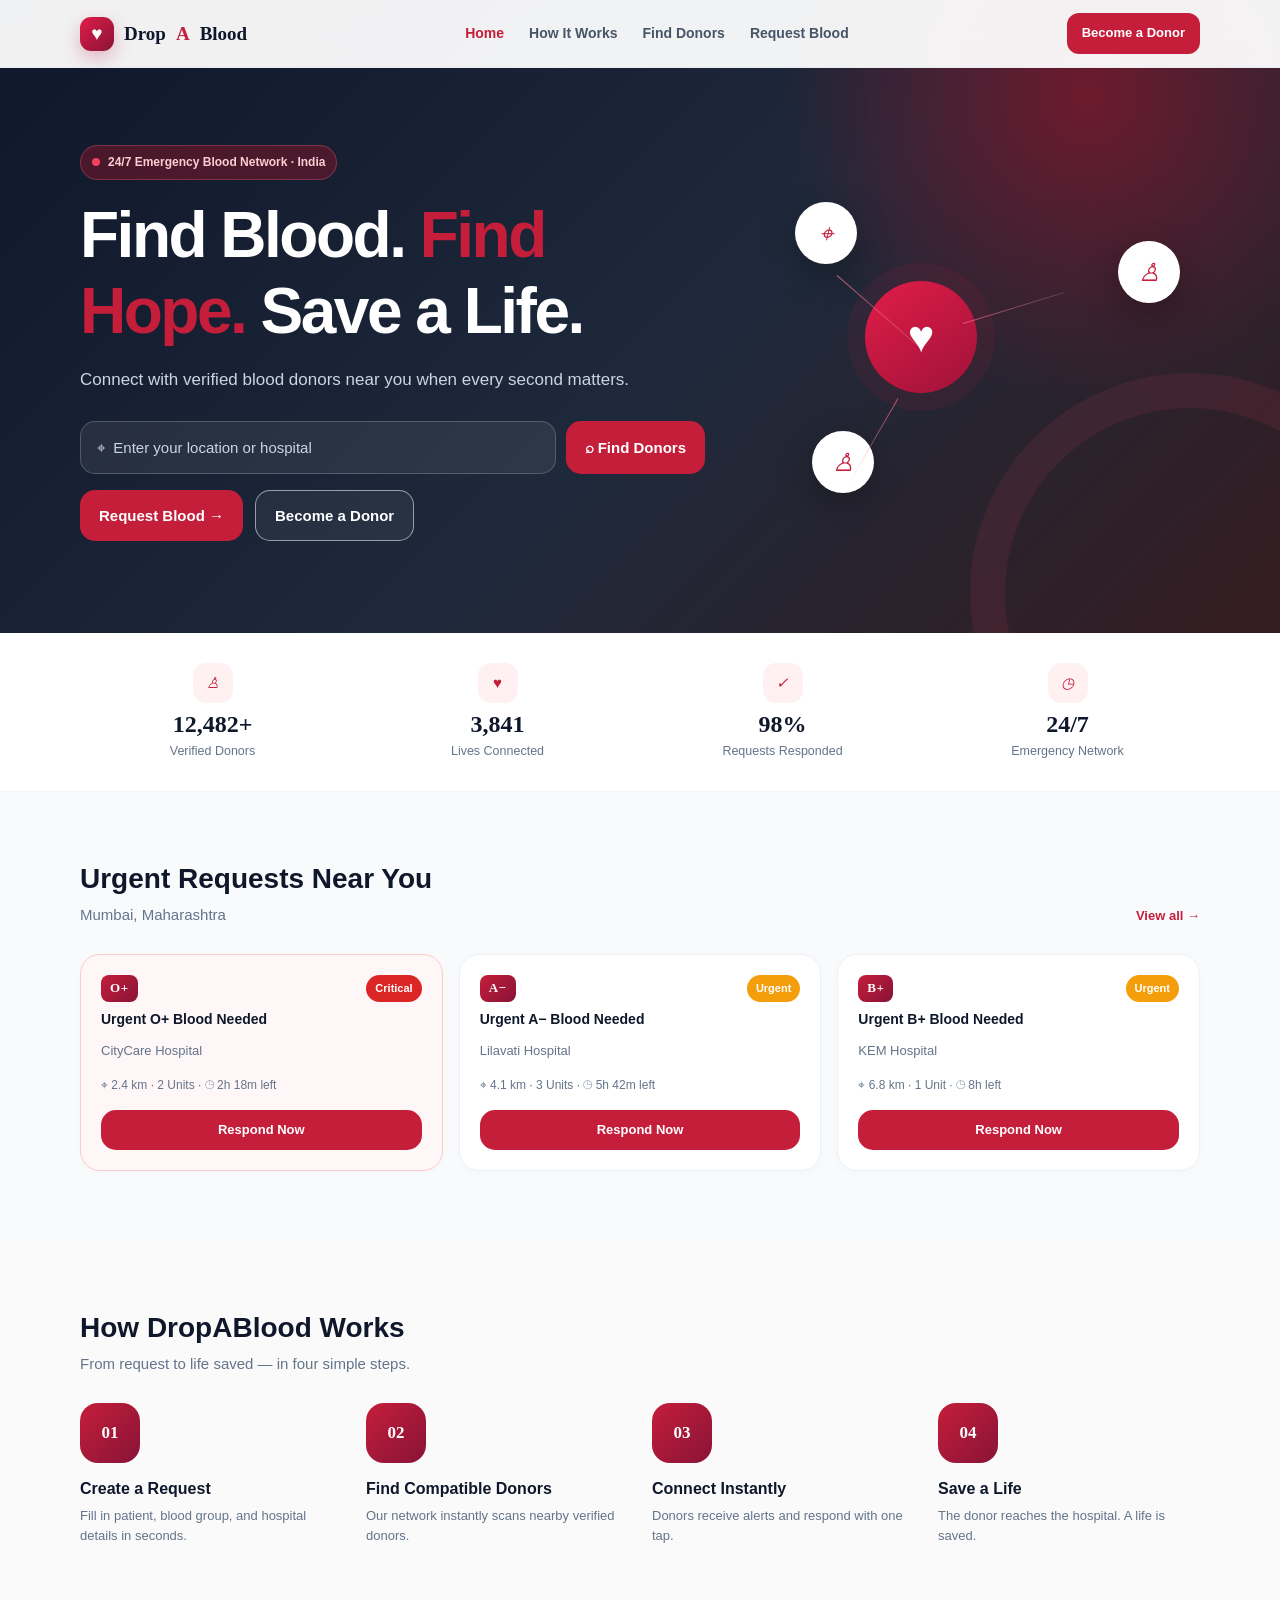
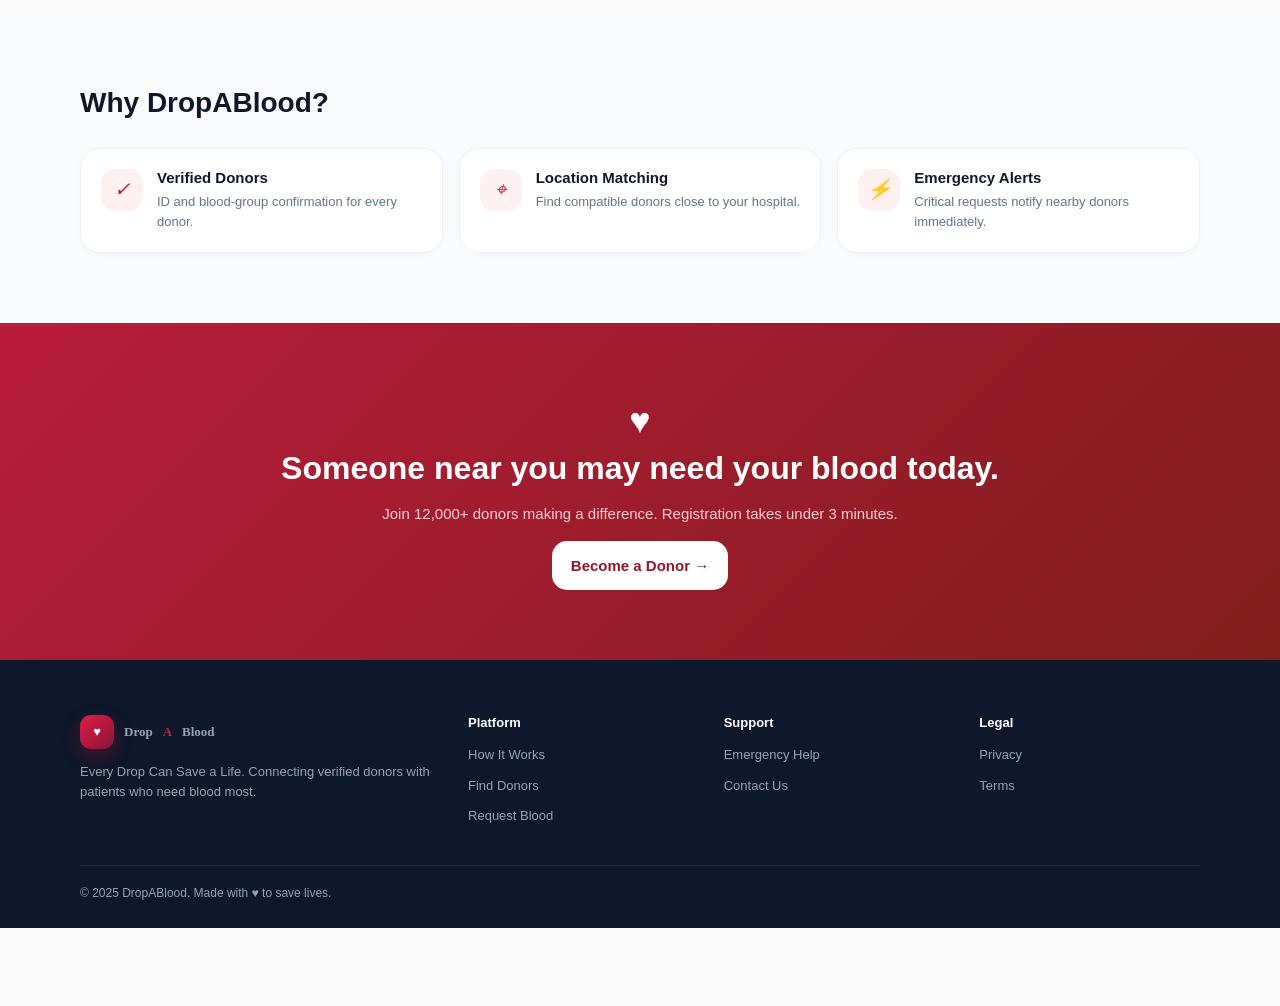
<file: index.html>
<!doctype html>
<html lang="en">
  <head>
    <meta charset="utf-8">
    <meta name="viewport" content="width=device-width,initial-scale=1">
    <meta name="theme-color" content="#c41e3a">
    <link rel="icon" href="data:image/svg+xml,%3Csvg xmlns='http://www.w3.org/2000/svg' viewBox='0 0 64 64'%3E%3Cpath fill='%23c41e3a' d='M32 4C24 18 10 31 10 43a22 22 0 1044 0C54 31 40 18 32 4z'/%3E%3C/svg%3E">
    <link rel="stylesheet" href="styles.css">
    <title>
      DropABlood — Every Drop Can Save a Life
    </title>
  </head>
  <body class="bottom-space">

    <!-- Shared desktop navigation. -->

    <header class="topbar">
      <nav class="container nav">
        <a class="logo" href="index.html">
          <b class="logo-mark">
          </b>
          Drop
          <span class="red"> <!--Specific word that's why we use it span tag<om>-->
            A
          </span>
          Blood
        </a>
        <div class="nav-links">
          <a class="active" href="index.html">
            Home
          </a>
          <a href="about.html">
            How It Works
          </a>
          <a href="search.html">
            Find Donors
          </a>
          <a href="request.html">
            Request Blood
          </a>
        </div>
        <a class="nav-action" href="register.html">
          Become a Donor
        </a>
      </nav>
    </header>


    <main>


      <!-- The first section helps visitors find donors or start a request. -->

      <section class="hero">
        <div class="container hero-grid">
          <div>
            <span class="eyebrow dark">
              <i class="dot">
              </i>
              24/7 Emergency Blood Network · India
            </span>
            <h1>
              Find Blood.
              <span class="red">
                Find Hope.
              </span>
              Save a Life.
            </h1>
            <p>
              Connect with verified blood donors near you when every second matters.
            </p>
            <form class="hero-search" action="search.html">
              <input aria-label="Location" placeholder="⌖  Enter your location or hospital">
              <button class="btn btn-primary">
                ⌕ Find Donors
              </button>
            </form>
            <div class="hero-actions">
              <a class="btn btn-primary" href="request.html">
                Request Blood →
              </a>
              <a class="btn btn-ghost" href="register.html">
                Become a Donor
              </a>
            </div>
          </div>
          <div class="network" aria-label="Blood request network">
            <i class="core">
              ♥
            </i>
            <i class="node">
              ⌖
            </i>
            <i class="node">
              ♙
            </i>
            <i class="node">
              ♙
            </i>
            <b class="line">
            </b>
            <b class="line">
            </b>
            <b class="line">
            </b>
          </div>
        </div>
      </section>
      <!-- Community impact statistics. -->
      <section class="stats">
        <div class="container stat-grid">
          <div class="stat">
            <i class="stat-icon">
              ♙
            </i>
            <strong>
              12,482+
            </strong>
            <small>
              Verified Donors
            </small>
          </div>
          <div class="stat">
            <i class="stat-icon">
              ♥
            </i>
            <strong>
              3,841
            </strong>
            <small>
              Lives Connected
            </small>
          </div>
          <div class="stat">
            <i class="stat-icon">
              ✓
            </i>
            <strong>
              98%
            </strong>
            <small>
              Requests Responded
            </small>
          </div>
          <div class="stat">
            <i class="stat-icon">
              ◷
            </i>
            <strong>
              24/7
            </strong>
            <small>
              Emergency Network
            </small>
          </div>
        </div>
      </section>

      <!-- Current requests are shown before the explanatory content. -->

      <section class="block offwhite">
        <div class="container">
          <div class="section-head">
            <div>
              <h2>
                Urgent Requests Near You
              </h2>
              <p>
                Mumbai, Maharashtra
              </p>
            </div>
            <a class="text-link" href="search.html">
              View all →
            </a>
          </div>
          <div class="request-grid">
            <article class="card request-card critical">
              <div class="request-top">
                <span class="blood">
                  O+
                </span>
                <span class="tag critical">
                  Critical
                </span>
              </div>
              <h3>
                Urgent O+ Blood Needed
              </h3>
              <p class="muted">
                CityCare Hospital
              </p>
              <p class="metadata">
                ⌖ 2.4 km · 2 Units · ◷ 2h 18m left
              </p>
              <a class="btn btn-primary" href="emergency.html">
                Respond Now
              </a>
            </article>
            <article class="card request-card">
              <div class="request-top">
                <span class="blood">
                  A−
                </span>
                <span class="tag urgent">
                  Urgent
                </span>
              </div>
              <h3>
                Urgent A− Blood Needed
              </h3>
              <p class="muted">
                Lilavati Hospital
              </p>
              <p class="metadata">
                ⌖ 4.1 km · 3 Units · ◷ 5h 42m left
              </p>
              <a class="btn btn-primary" href="emergency.html">
                Respond Now
              </a>
            </article>
            <article class="card request-card">
              <div class="request-top">
                <span class="blood">
                  B+
                </span>
                <span class="tag urgent">
                  Urgent
                </span>
              </div>
              <h3>
                Urgent B+ Blood Needed
              </h3>
              <p class="muted">
                KEM Hospital
              </p>
              <p class="metadata">
                ⌖ 6.8 km · 1 Unit · ◷ 8h left
              </p>
              <a class="btn btn-primary" href="emergency.html">
                Respond Now
              </a>
            </article>
          </div>
        </div>
      </section>
      <section class="block">
        <div class="container">
          <div class="section-head">
            <div>
              <h2>
                How DropABlood Works
              </h2>
              <p>
                From request to life saved — in four simple steps.
              </p>
            </div>
          </div>
          <div class="steps">
            <div class="step">
              <i class="step-num">
                01
              </i>
              <h3>
                Create a Request
              </h3>
              <p>
                Fill in patient, blood group, and hospital details in seconds.
              </p>
            </div>
            <div class="step">
              <i class="step-num">
                02
              </i>
              <h3>
                Find Compatible Donors
              </h3>
              <p>
                Our network instantly scans nearby verified donors.
              </p>
            </div>
            <div class="step">
              <i class="step-num">
                03
              </i>
              <h3>
                Connect Instantly
              </h3>
              <p>
                Donors receive alerts and respond with one tap.
              </p>
            </div>
            <div class="step">
              <i class="step-num">
                04
              </i>
              <h3>
                Save a Life
              </h3>
              <p>
                The donor reaches the hospital. A life is saved.
              </p>
            </div>
          </div>
        </div>
      </section>
      <section class="block offwhite">
        <div class="container">
          <div class="section-head">
            <h2>
              Why DropABlood?
            </h2>
          </div>
          <div class="three-grid">
            <article class="card feature">
              <i class="feature-icon">
                ✓
              </i>
              <div>
                <h3>
                  Verified Donors
                </h3>
                <p>
                  ID and blood-group confirmation for every donor.
                </p>
              </div>
            </article>
            <article class="card feature">
              <i class="feature-icon">
                ⌖
              </i>
              <div>
                <h3>
                  Location Matching
                </h3>
                <p>
                  Find compatible donors close to your hospital.
                </p>
              </div>
            </article>
            <article class="card feature">
              <i class="feature-icon">
                ⚡
              </i>
              <div>
                <h3>
                  Emergency Alerts
                </h3>
                <p>
                  Critical requests notify nearby donors immediately.
                </p>
              </div>
            </article>
          </div>
        </div>
      </section>
      <section class="cta">
        <div class="container">
          <div style="font-size:36px">
            ♥
          </div>
          <h2>
            Someone near you may need your blood today.
          </h2>
          <p>
            Join 12,000+ donors making a difference. Registration takes under 3 minutes.
          </p>
          <a class="btn btn-light" href="register.html">
            Become a Donor →
          </a>
        </div>
      </section>
    </main>

    
    <!-- Site-wide links and mission statement. -->
     

    <footer class="footer">
      <div class="container">
        <div class="footer-grid">
          <div>
            <a class="logo" href="index.html">
              <b class="logo-mark">
              </b>
              Drop
              <span class="red">
                A
              </span>
              Blood
            </a>
            <p>
              Every Drop Can Save a Life. Connecting verified donors with patients who need blood most.
            </p>
          </div>
          <div>
            <h4>
              Platform
            </h4>
            <ul>
              <li>
                <a href="about.html">
                  How It Works
                </a>
              </li>
              <li>
                <a href="search.html">
                  Find Donors
                </a>
              </li>
              <li>
                <a href="request.html">
                  Request Blood
                </a>
              </li>
            </ul>
          </div>
          <div>
            <h4>
              Support
            </h4>
            <ul>
              <li>
                <a href="emergency.html">
                  Emergency Help
                </a>
              </li>
              <li>
                <a href="about.html">
                  Contact Us
                </a>
              </li>
            </ul>
          </div>
          <div>
            <h4>
              Legal
            </h4>
            <ul>
              <li>
                <a href="profile.html">
                  Privacy
                </a>
              </li>
              <li>
                <a href="about.html">
                  Terms
                </a>
              </li>
            </ul>
          </div>
        </div>
        <div class="footer-bottom">
          © 2025 DropABlood. Made with ♥ to save lives.
        </div>
      </div>
    </footer>


    <!--This Section is For Mobile Users <om>-->


    <nav class="mobile-nav">
      <a href="index.html">
        <i>
          ⌂
        </i>
        Home
      </a>
      <a href="request.html">
        <i>
          ♥
        </i>
        Request
      </a>
      <a href="search.html">
        <i>
          ⌕
        </i>
        Search
      </a>
      <a href="notifications.html">
        <i>
          ♧
        </i>
        Alerts
      </a>
      <a href="profile.html">
        <i>
          ♙
        </i>
        Profile
      </a>
    </nav>

    
  </body>
</html>
</file>
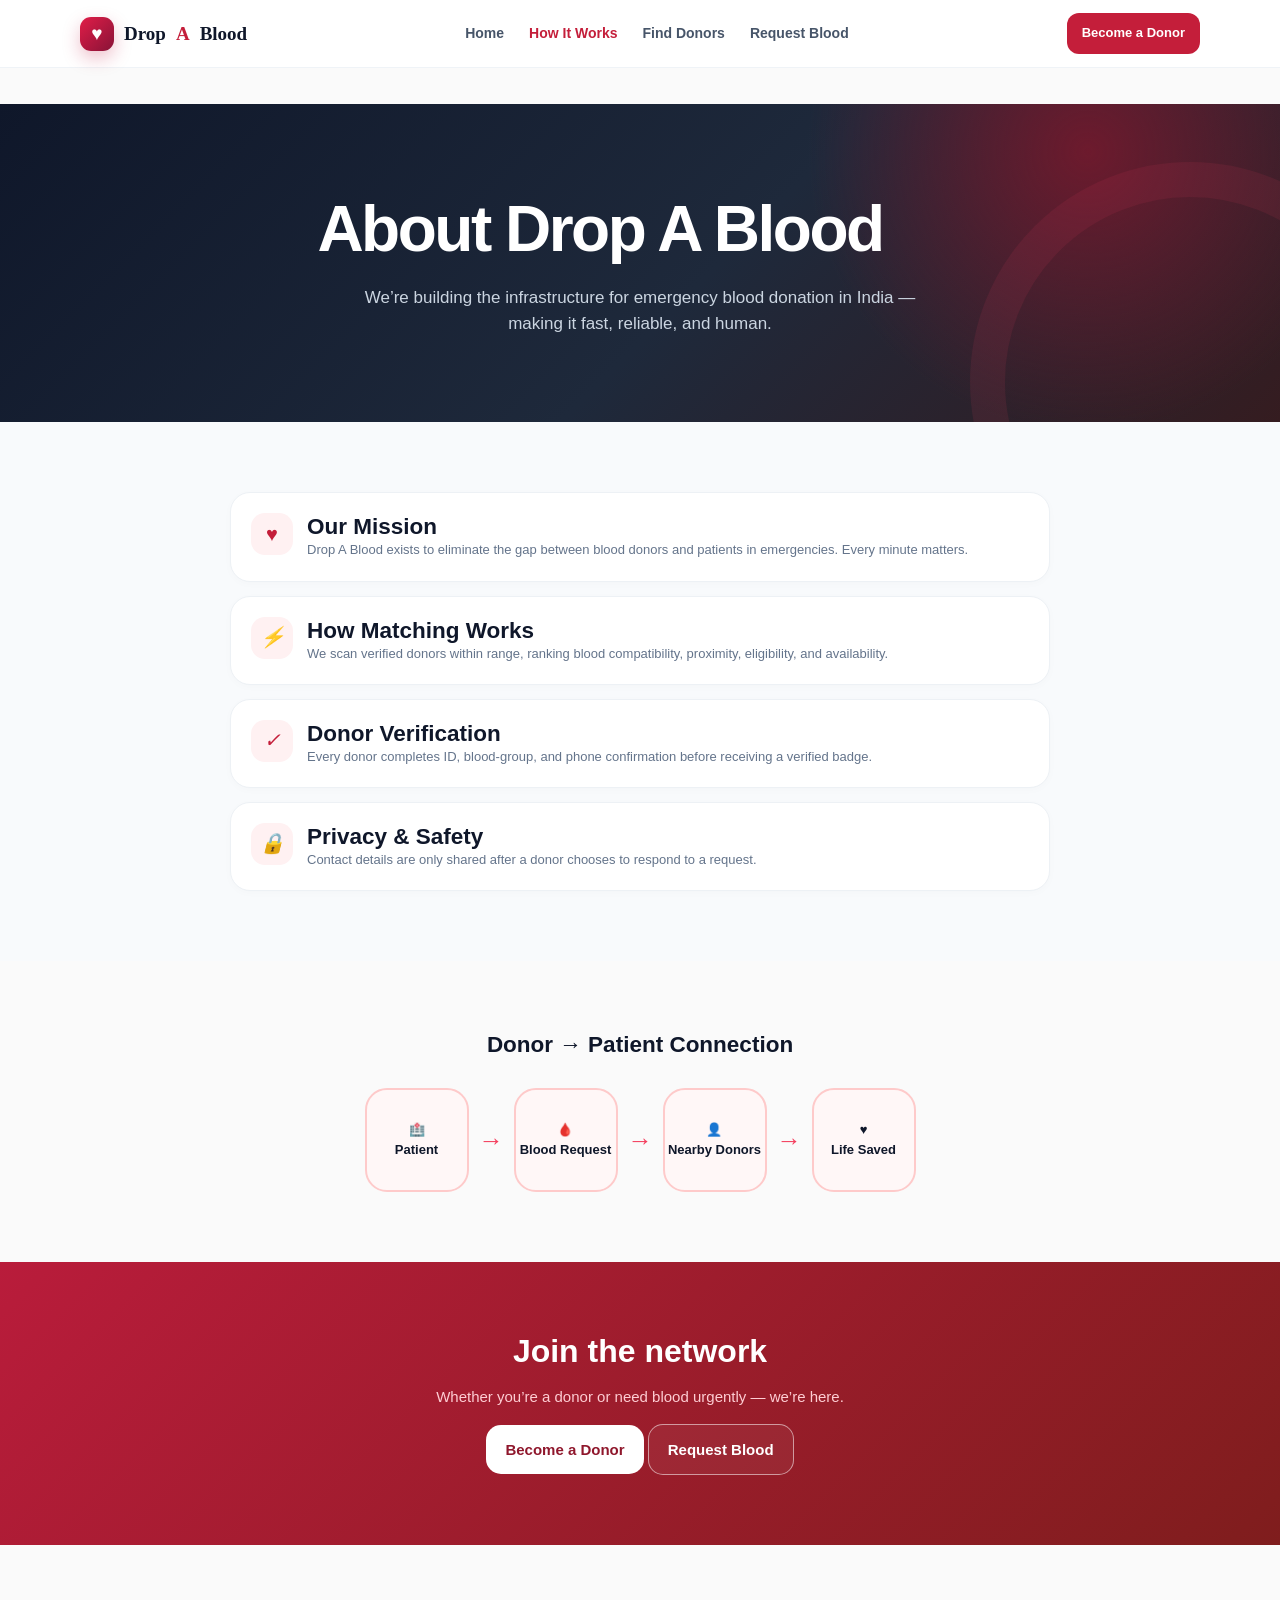
<file: about.html>
<!doctype html>
<html lang="en">
  <head>
    <meta charset="utf-8">
    <meta name="viewport" content="width=device-width,initial-scale=1">
    <link rel="stylesheet" href="styles.css">
    <title>
      About Drop A Blood
    </title>
  </head>
  <body class="bottom-space">
    <header class="topbar">
      <nav class="container nav">
        <a class="logo" href="index.html">
          <b class="logo-mark">
          </b>
          Drop
          <span class="red">
            A
          </span>
          Blood
        </a> 
        <div class="nav-links">
          <a href="index.html">
            Home
          </a>
          <a class="active" href="about.html">
            How It Works
          </a>
          <a href="search.html">
            Find Donors
          </a>
          <a href="request.html">
            Request Blood
          </a>
        </div>
        <a class="nav-action" href="register.html">
          Become a Donor
        </a>
      </nav>
    </header>
    <main class="page">
      <section class="hero" style="padding:70px 0">
        <div class="container" style="text-align:center;max-width:800px">
          <h1>
            About Drop A Blood
          </h1>
          <p style="margin:15px auto">
            We’re building the infrastructure for emergency blood donation in India — making it fast, reliable, and human.
          </p>
        </div>
      </section>
      <section class="block offwhite">
        <div class="container" style="max-width:820px">
          <article class="card feature">
            <i class="feature-icon">
              ♥
            </i>
            <div>
              <h2>
                Our Mission
              </h2>
              <p>
                Drop A Blood exists to eliminate the gap between blood donors and patients in emergencies. Every minute matters.
              </p>
            </div>
          </article>
          <article class="card feature" style="margin-top:14px">
            <i class="feature-icon">
              ⚡
            </i>
            <div>
              <h2>
                How Matching Works
              </h2>
              <p>
                We scan verified donors within range, ranking blood compatibility, proximity, eligibility, and availability.
              </p>
            </div>
          </article>
          <article class="card feature" style="margin-top:14px">
            <i class="feature-icon">
              ✓
            </i>
            <div>
              <h2>
                Donor Verification
              </h2>
              <p>
                Every donor completes ID, blood-group, and phone confirmation before receiving a verified badge.
              </p>
            </div>
          </article>
          <article class="card feature" style="margin-top:14px">
            <i class="feature-icon">
              🔒
            </i>
            <div>
              <h2>
                Privacy & Safety
              </h2>
              <p>
                Contact details are only shared after a donor chooses to respond to a request.
              </p>
            </div>
          </article>
        </div>
      </section>
      <section class="block">
        <div class="container" style="text-align:center">
          <h2>
            Donor → Patient Connection
          </h2>
          <div class="connection" style="margin-top:30px">
            <div>
              🏥
              <br>
              Patient
            </div>
            <b class="arrow">
              →
            </b>
            <div>
              🩸
              <br>
              Blood Request
            </div>
            <b class="arrow">
              →
            </b>
            <div>
              👤
              <br>
              Nearby Donors
            </div>
            <b class="arrow">
              →
            </b>
            <div>
              ♥
              <br>
              Life Saved
            </div>
          </div>
        </div>
      </section>
      <section class="cta">
        <div class="container">
          <h2>
            Join the network
          </h2>
          <p>
            Whether you’re a donor or need blood urgently — we’re here.
          </p>
          <a class="btn btn-light" href="register.html">
            Become a Donor
          </a>
          <a class="btn btn-ghost" href="request.html">
            Request Blood
          </a>
        </div>
      </section>
    </main>
    <nav class="mobile-nav">
      <a href="index.html">
        <i>
          ⌂
        </i>
        Home
      </a>
      <a href="request.html">
        <i>
          ♥
        </i>
        Request
      </a>
      <a href="search.html">
        <i>
          ⌕
        </i>
        Search
      </a>
      <a href="notifications.html">
        <i>
          ♧
        </i>
        Alerts
      </a>
      <a href="profile.html">
        <i>
          ♙
        </i>
        Profile
      </a>
    </nav>
  </body>
</html>
</file>
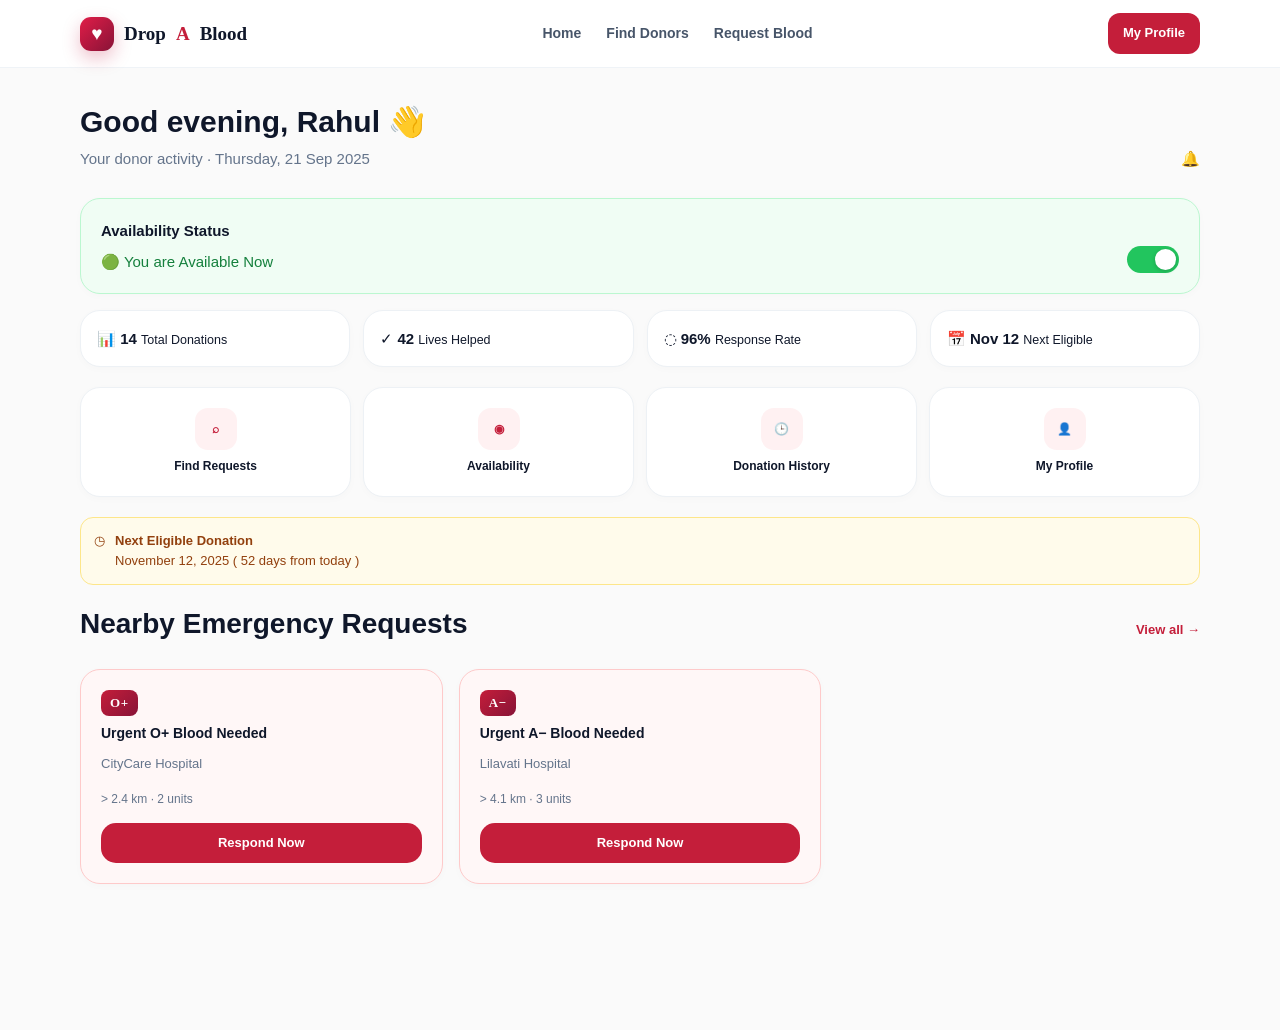
<file: donor-dashboard.html>
<!doctype html>
<html lang="en">
  <head>
    <meta charset="utf-8">
    <meta name="viewport" content="width=device-width,initial-scale=1">
    <link rel="stylesheet" href="styles.css">
    <title>
      Donor Dashboard — DropABlood
    </title>
  </head>
  <body class="bottom-space">
    <header class="topbar">
      <nav class="container nav">
        <a class="logo" href="index.html">
          <b class="logo-mark">
          </b>
          Drop
          <span class="red">
            A
          </span>
          Blood
        </a>
        <div class="nav-links">
          <a href="index.html">
            Home
          </a>
          <a href="search.html">
            Find Donors
          </a>
          <a href="request.html">
            Request Blood
          </a>
        </div>
        <a class="nav-action" href="profile.html">
          My Profile
        </a>
      </nav>
    </header>
    <main class="page">
      <div class="container">
        <div class="section-head">
          <div>
            <h1>
              Good evening, Rahul 👋
            </h1>
            <p>
              Your donor activity · Thursday, 21 Sep 2025
            </p>
          </div>
          <a href="notifications.html">
            🔔
          </a>
        </div>
        <section class="card" style="border-color:#bbf7d0;background:#f0fdf4;margin-bottom:16px">
          <div class="section-head" style="margin:0">
            <div>
              <b>
                Availability Status
              </b>
              <p style="color:#15803d">
                🟢 You are Available Now
              </p>
            </div>
            <label class="switch" aria-label="Availability toggle">
              <input checked type="checkbox">
            </label>
          </div>
        </section>
        <div class="dash-grid">
          <div class="card dash-stat">
            📊
            <strong>
              14
            </strong>
            <small>
              Total Donations
            </small>
          </div>
          <div class="card dash-stat">
            ✓
            <strong>
              42
            </strong>
            <small>
              Lives Helped
            </small>
          </div>
          <div class="card dash-stat">
            ◌
            <strong>
              96%
            </strong>
            <small>
              Response Rate
            </small>
          </div>
          <div class="card dash-stat">
            📅
            <strong>
              Nov 12
            </strong>
            <small>
              Next Eligible
            </small>
          </div>
        </div>
        <section class="quick" style="margin:20px 0">
          <a class="card" href="search.html">
            <i>
              ⌕
            </i>
            Find Requests
          </a>
          <a class="card" href="profile.html">
            <i>
              ◉
            </i>
            Availability
          </a>
          <a class="card" href="donor-profile.html">
            <i>
              🕒
            </i>
            Donation History
          </a>
          <a class="card" href="profile.html">
            <i>
              👤
            </i>
            My Profile
          </a>
        </section>
        <section class="notice" style="background:#fffbeb;border-color:#fde68a;color:#92400e;margin-bottom:22px">
          ◷
          <span>
            <b>
              Next Eligible Donation
            </b>
            <br>
            November 12, 2025 ( 52 days from today )
          </span>
        </section>
        <div class="section-head">
          <h2>
            Nearby Emergency Requests
          </h2>
          <a class="text-link" href="search.html">
            View all →
          </a>
        </div>
        <div class="request-grid">
          <article class="card request-card critical">
            <span class="blood">
              O+
            </span>
            <h3>
              Urgent O+ Blood Needed
            </h3>
            <p class="muted">
              CityCare Hospital
            </p>
            <p class="metadata">
              > 2.4 km · 2 units
            </p>
            <a class="btn btn-primary" href="emergency.html">
              Respond Now
            </a>
          </article>
          <article class="card request-card critical">
            <span class="blood">
              A−
            </span>
            <h3>
              Urgent A− Blood Needed
            </h3>
            <p class="muted">
              Lilavati Hospital
            </p>
            <p class="metadata">
              > 4.1 km · 3 units
            </p>
            <a class="btn btn-primary" href="emergency.html">
              Respond Now
            </a>
          </article>
        </div>
      </div>
    </main>
    <nav class="mobile-nav">
      <a href="index.html">
        <i>
          🏠
        </i>
        Home
      </a>
      <a href="request.html">
        <i>
          📝
        </i>
        Request
      </a>
      <a href="search.html">
        <i>
          🔍
        </i>
        Search
      </a>
      <a href="notifications.html">
        <i>
          ⚠️
        </i>
        Alerts
      </a>
      <a href="profile.html">
        <i>
          👤
        </i>
        Profile
      </a>
    </nav>
  </body>
</html>
</file>
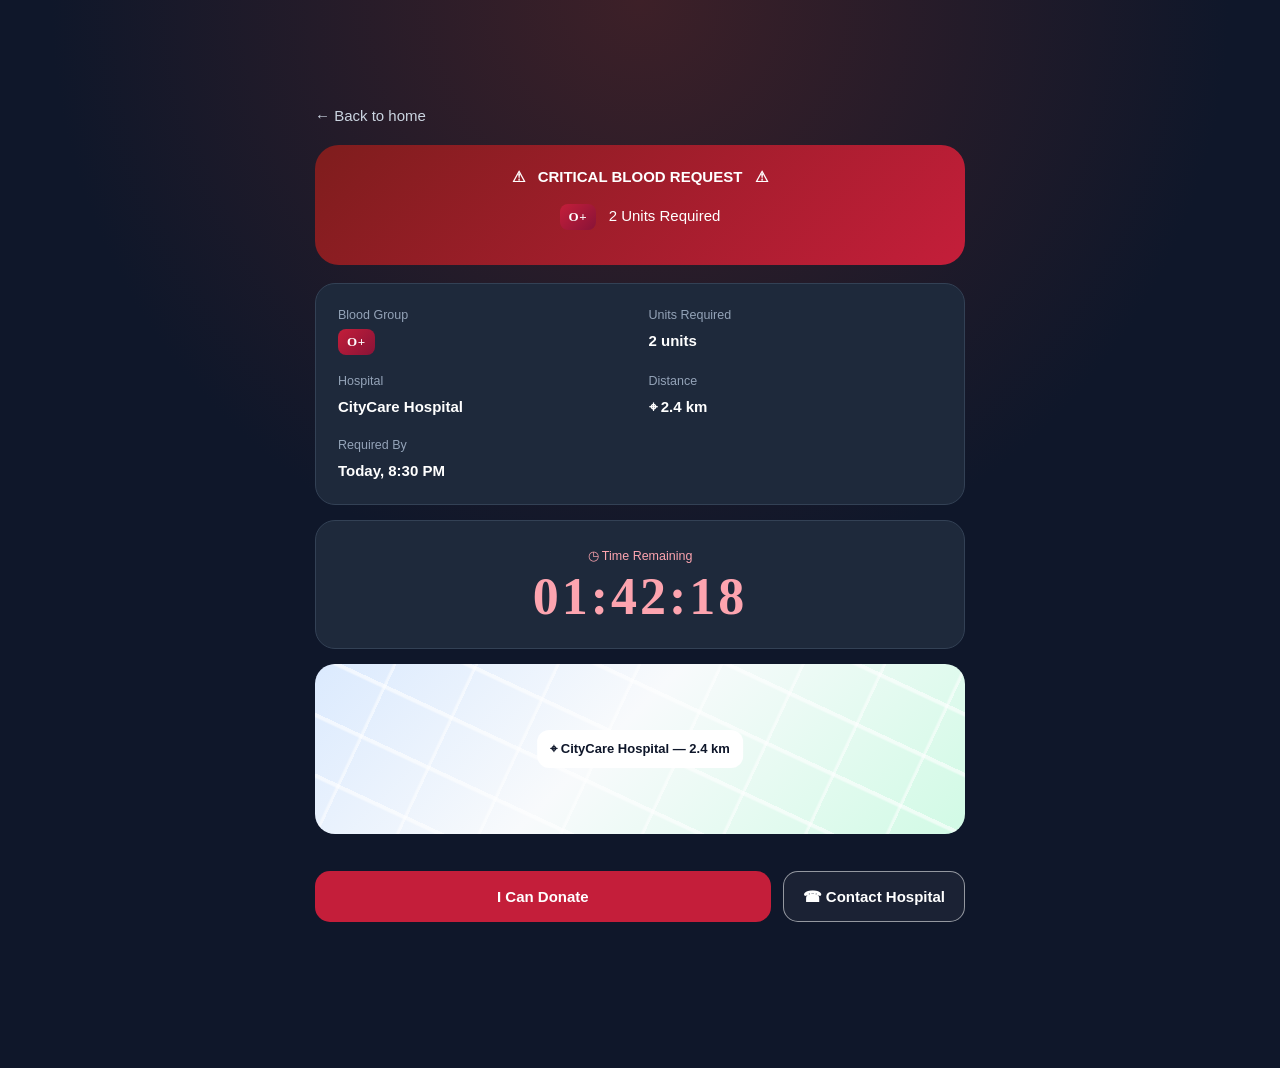
<file: emergency.html>
<!doctype html>
<html lang="en">
  <head>
    <meta charset="utf-8">
    <meta name="viewport" content="width=device-width,initial-scale=1">
    <link rel="stylesheet" href="styles.css">
    <title>
      Emergency Request — DropABlood
    </title>
  </head>
  <body class="dark-page bottom-space">
    <main class="page">
      <div class="container" style="max-width:650px">
        <a href="index.html" style="color:#cbd5e1">
          ← Back to home
        </a>
        <section class="emergency" style="margin:18px 0">
          <b>
            ⚠ &nbsp; CRITICAL BLOOD REQUEST &nbsp; ⚠
          </b>
          <p>
            <span class="blood">
              O+
            </span>
            &nbsp; 2 Units Required
          </p>
        </section>
        <section class="dark-card">
          <div class="detail-grid">
            <div>
              <small>
                Blood Group
              </small>
              <span class="blood">
                O+
              </span>
            </div>
            <div>
              <small>
                Units Required
              </small>
              <b>
                2 units
              </b>
            </div>
            <div>
              <small>
                Hospital
              </small>
              <b>
                CityCare Hospital
              </b>
            </div>
            <div>
              <small>
                Distance
              </small>
              <b>
                ⌖ 2.4 km
              </b>
            </div>
            <div>
              <small>
                Required By
              </small>
              <b>
                Today, 8:30 PM
              </b>
            </div>
          </div>
        </section>
        <section class="dark-card" style="text-align:center;margin-top:15px">
          <small style="color:#fda4af">
            ◷ Time Remaining
          </small>
          <div class="countdown">
            01:42:18
          </div>
        </section>
        <section class="map" style="min-height:170px;margin:15px 0">
          <span style="position:absolute;z-index:1;left:50%;top:50%;translate:-50% -50%;background:#fff;padding:9px 13px;border-radius:12px;font-size:13px;font-weight:800;color:#0f172a">
            ⌖ CityCare Hospital — 2.4 km
          </span>
        </section>
        <div class="form-actions">
          <a class="btn btn-primary" style="flex:1" href="#confirm">
            I Can Donate
          </a>
          <a class="btn btn-ghost" href="tel:+912212345678">
            ☎ Contact Hospital
          </a>
        </div>
      </div>
    </main>
    <section id="confirm" class="modal">
      <div class="card">
        <div style="font-size:38px;color:#f43f5e">
          ♥
        </div>
        <h2>
          Thank you for stepping forward.
        </h2>
        <p class="muted">
          Your response will be sent to the requester at CityCare Hospital.
        </p>
        <a class="btn btn-primary" style="width:100%;margin-top:15px" href="#thanks">
          Yes, I Can Donate
        </a>
        <a class="btn" href="#" style="margin-top:8px">
          Cancel
        </a>
      </div>
    </section>
    <section id="thanks" class="modal">
      <div class="card">
        <i class="success-icon">
          ✓
        </i>
        <h2>
          Response sent
        </h2>
        <p class="muted">
          The requester has been notified that you can donate.
        </p>
        <a class="btn btn-primary" href="donor-dashboard.html">
          Go to Dashboard
        </a>
      </div>
    </section>
    <nav class="mobile-nav">
      <a href="index.html">
        <i>
          ⌂
        </i>
        Home
      </a>
      <a href="request.html">
        <i>
          ♥
        </i>
        Request
      </a>
      <a href="search.html">
        <i>
          ⌕
        </i>
        Search
      </a>
      <a href="notifications.html">
        <i>
          ♧
        </i>
        Alerts
      </a>
      <a href="profile.html">
        <i>
          ♙
        </i>
        Profile
      </a>
    </nav>
  </body>
</html>
</file>
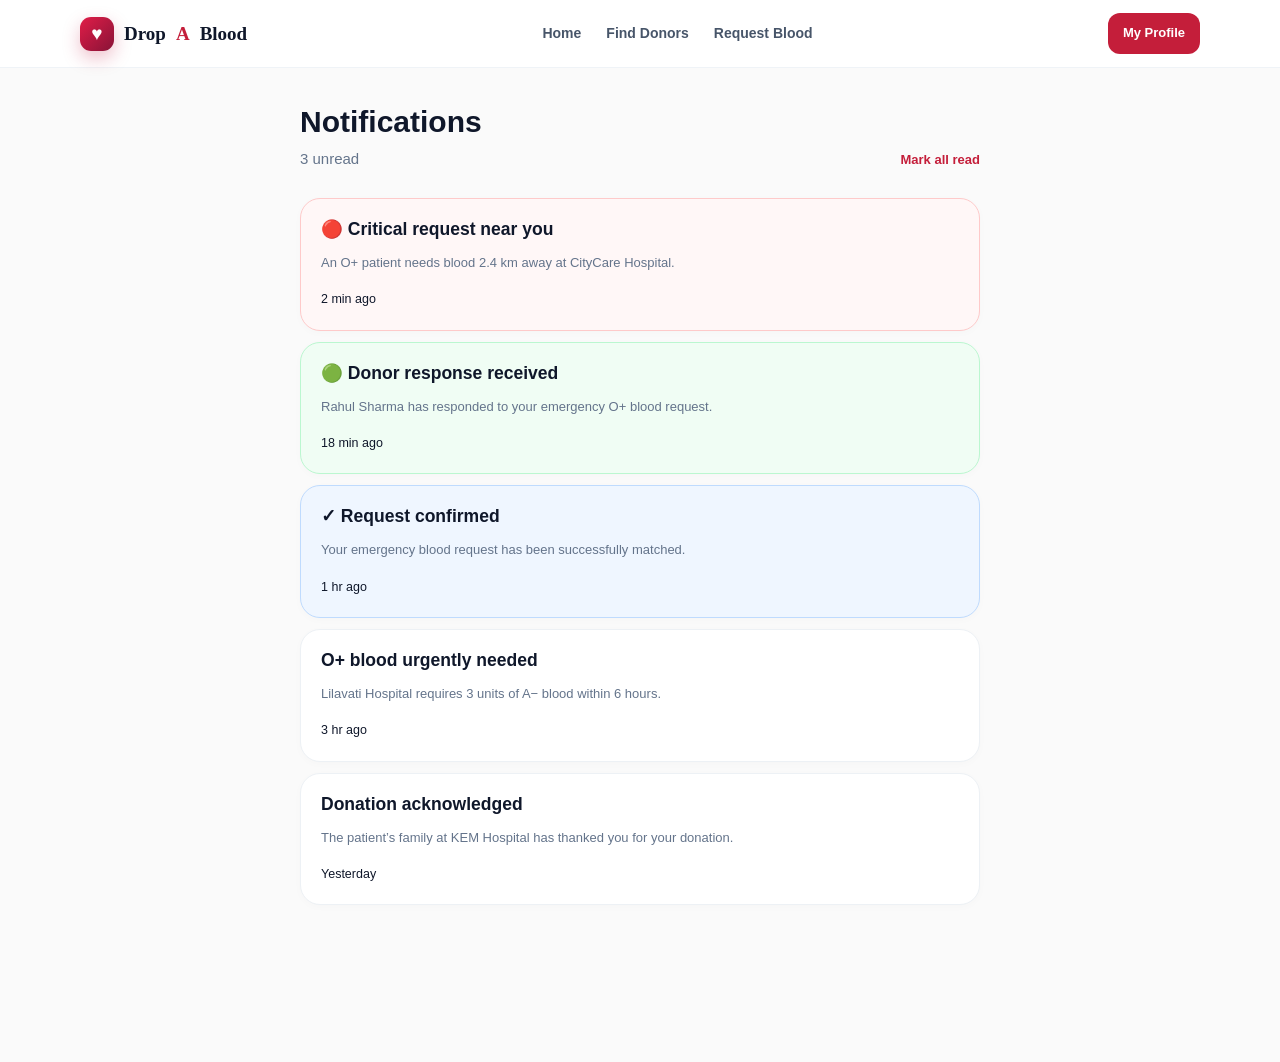
<file: notifications.html>
<!doctype html>
<html lang="en">
  <head>
    <meta charset="utf-8">
    <meta name="viewport" content="width=device-width,initial-scale=1">
    <link rel="stylesheet" href="styles.css">
    <title>
      Notifications — DropABlood
    </title>
  </head>
  <body class="bottom-space">
    <header class="topbar">
      <nav class="container nav">
        <a class="logo" href="index.html">
          <b class="logo-mark">
          </b>
          Drop
          <span class="red">
            A
          </span>
          Blood
        </a>
        <div class="nav-links">
          <a href="index.html">
            Home
          </a>
          <a href="search.html">
            Find Donors
          </a>
          <a href="request.html">
            Request Blood
          </a>
        </div>
        <a class="nav-action" href="profile.html">
          My Profile
        </a>
      </nav>
    </header>
    <main class="page">
      <div class="container" style="max-width:680px">
        <div class="section-head">
          <div>
            <h1>
              Notifications
            </h1>
            <p>
              3 unread
            </p>
          </div>
          <a class="text-link" href="#read">
            Mark all read
          </a>
        </div>
        <div id="read">
          <article class="card" style="border-color:#fecaca;background:#fff7f7;margin:11px 0">
            <h3>
              🔴 Critical request near you
            </h3>
            <p class="muted">
              An O+ patient needs blood 2.4 km away at CityCare Hospital.
            </p>
            <small>
              2 min ago
            </small>
          </article>
          <article class="card" style="border-color:#bbf7d0;background:#f0fdf4;margin:11px 0">
            <h3>
              🟢 Donor response received
            </h3>
            <p class="muted">
              Rahul Sharma has responded to your emergency O+ blood request.
            </p>
            <small>
              18 min ago
            </small>
          </article>
          <article class="card" style="border-color:#bfdbfe;background:#eff6ff;margin:11px 0">
            <h3>
              ✓ Request confirmed
            </h3>
            <p class="muted">
              Your emergency blood request has been successfully matched.
            </p>
            <small>
              1 hr ago
            </small>
          </article>
          <article class="card" style="margin:11px 0">
            <h3>
              O+ blood urgently needed
            </h3>
            <p class="muted">
              Lilavati Hospital requires 3 units of A− blood within 6 hours.
            </p>
            <small>
              3 hr ago
            </small>
          </article>
          <article class="card" style="margin:11px 0">
            <h3>
              Donation acknowledged
            </h3>
            <p class="muted">
              The patient’s family at KEM Hospital has thanked you for your donation.
            </p>
            <small>
              Yesterday
            </small>
          </article>
        </div>
      </div>
    </main>
    <nav class="mobile-nav">
      <a href="index.html">
        <i>
          ⌂
        </i>
        Home
      </a>
      <a href="request.html">
        <i>
          ♥
        </i>
        Request
      </a>
      <a href="search.html">
        <i>
          ⌕
        </i>
        Search
      </a>
      <a href="notifications.html">
        <i>
          ♧
        </i>
        Alerts
      </a>
      <a href="profile.html">
        <i>
          ♙
        </i>
        Profile
      </a>
    </nav>
  </body>
</html>
</file>
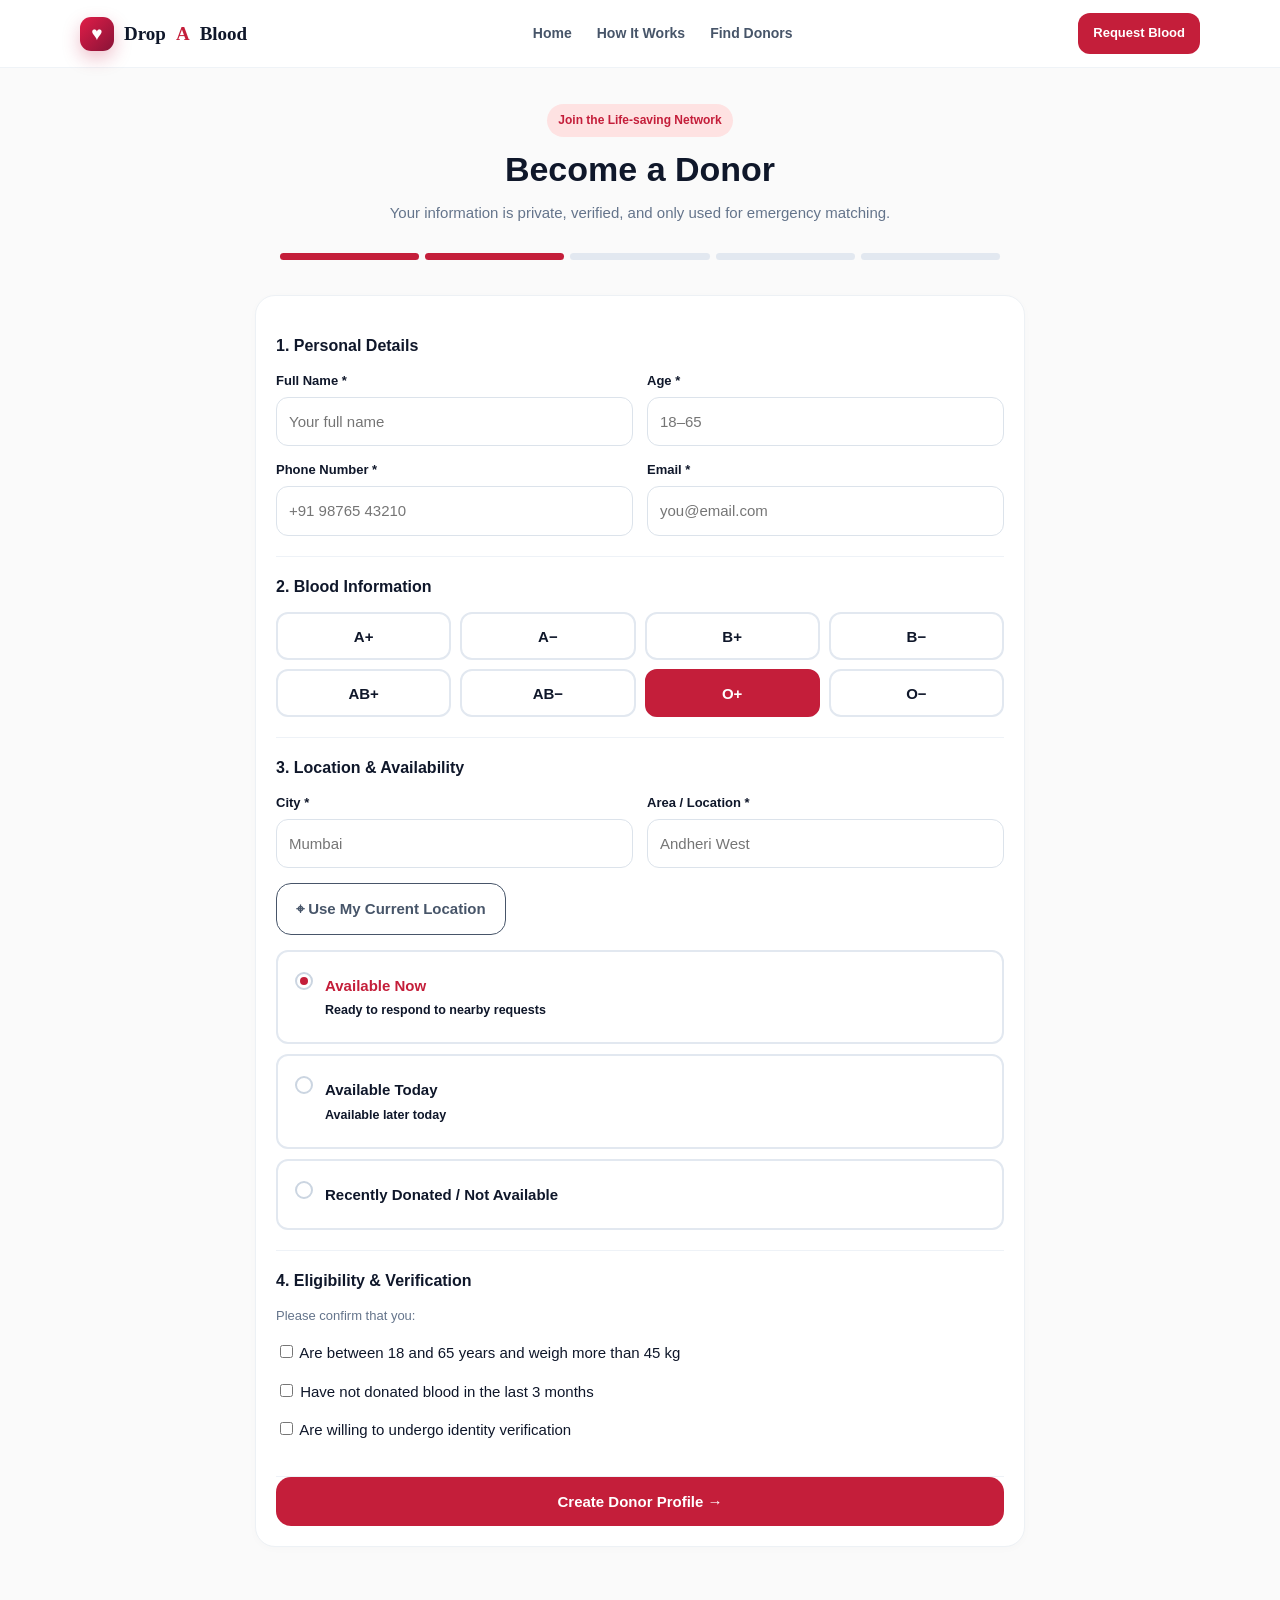
<file: register.html>
<!doctype html>
<html lang="en">
  <head>
    <meta charset="utf-8">
    <meta name="viewport" content="width=device-width,initial-scale=1">
    <link rel="stylesheet" href="styles.css">
    <title>
      Become a Donor — DropABlood
    </title>
  </head>
  <body class="bottom-space">
    <header class="topbar">
      <nav class="container nav">
        <a class="logo" href="index.html">
          <b class="logo-mark">
          </b>
          Drop
          <span class="red">
            A
          </span>
          Blood
        </a>
        <div class="nav-links">
          <a href="index.html">
            Home
          </a>
          <a href="about.html">
            How It Works
          </a>
          <a href="search.html">
            Find Donors
          </a>
        </div>
        <a class="nav-action" href="request.html">
          Request Blood
        </a>
      </nav>
    </header>
    <main class="page">
      <div class="container">
        <div class="title">
          <span class="eyebrow">
            Join the Life-saving Network
          </span>
          <h1>
            Become a Donor
          </h1>
          <p>
            Your information is private, verified, and only used for emergency matching.
          </p>
        </div>
        <div class="progress" aria-label="Registration progress">
          <span class="active">
          </span>
          <span class="active">
          </span>
          <span>
          </span>
          <span>
          </span>
          <span>
          </span>
        </div>
        <form class="card form-card" action="donor-dashboard.html">
          <div class="form-section">
            <h3>
              1. Personal Details
            </h3>
            <div class="fields">
              <div class="field">
                <label>
                  Full Name *
                </label>
                <input required placeholder="Your full name">
              </div>
              <div class="field">
                <label>
                  Age *
                </label>
                <input required type="number" min="18" placeholder="18–65">
              </div>
              <div class="field">
                <label>
                  Phone Number *
                </label>
                <input required type="tel" placeholder="+91 98765 43210">
              </div>
              <div class="field">
                <label>
                  Email *
                </label>
                <input required type="email" placeholder="you@email.com">
              </div>
            </div>
          </div>
          <div class="form-section">
            <h3>
              2. Blood Information
            </h3>
            <div class="group-choice">
              <label>
                <input type="radio" name="bg">
                <span>
                  A+
                </span>
              </label>
              <label>
                <input type="radio" name="bg">
                <span>
                  A−
                </span>
              </label>
              <label>
                <input type="radio" name="bg">
                <span>
                  B+
                </span>
              </label>
              <label>
                <input type="radio" name="bg">
                <span>
                  B−
                </span>
              </label>
              <label>
                <input type="radio" name="bg">
                <span>
                  AB+
                </span>
              </label>
              <label>
                <input type="radio" name="bg">
                <span>
                  AB−
                </span>
              </label>
              <label>
                <input checked type="radio" name="bg">
                <span>
                  O+
                </span>
              </label>
              <label>
                <input type="radio" name="bg">
                <span>
                  O−
                </span>
              </label>
            </div>
          </div>
          <div class="form-section">
            <h3>
              3. Location & Availability
            </h3>
            <div class="fields">
              <div class="field">
                <label>
                  City *
                </label>
                <input placeholder="Mumbai">
              </div>
              <div class="field">
                <label>
                  Area / Location *
                </label>
                <input placeholder="Andheri West">
              </div>
            </div>
            <p>
              <button type="button" class="btn btn-outline">
                ⌖ Use My Current Location
              </button>
            </p>
            <div class="urgency">
              <label>
                <input checked name="available" type="radio">
                <b>
                  Available Now
                </b>
                <br>
                <small>
                  Ready to respond to nearby requests
                </small>
              </label>
              <label>
                <input name="available" type="radio">
                <b>
                  Available Today
                </b>
                <br>
                <small>
                  Available later today
                </small>
              </label>
              <label>
                <input name="available" type="radio">
                <b>
                  Recently Donated / Not Available
                </b>
              </label>
            </div>
          </div>
          <div class="form-section">
            <h3>
              4. Eligibility & Verification
            </h3>
            <p class="muted">
              Please confirm that you:
            </p>
            <p>
              <label>
                <input required type="checkbox">
                Are between 18 and 65 years and weigh more than 45 kg
              </label>
            </p>
            <p>
              <label>
                <input required type="checkbox">
                Have not donated blood in the last 3 months
              </label>
            </p>
            <p>
              <label>
                <input required type="checkbox">
                Are willing to undergo identity verification
              </label>
            </p>
          </div>
          <button class="btn btn-primary" style="width:100%">
            Create Donor Profile →
          </button>
        </form>
      </div>
    </main>
    <nav class="mobile-nav">
      <a href="index.html">
        <i>
          ⌂
        </i>
        Home
      </a>
      <a href="request.html">
        <i>
          ♥
        </i>
        Request
      </a>
      <a href="search.html">
        <i>
          ⌕
        </i>
        Search
      </a>
      <a href="notifications.html">
        <i>
          ♧
        </i>
        Alerts
      </a>
      <a href="profile.html">
        <i>
          ♙
        </i>
        Profile
      </a>
    </nav>
  </body>
</html>
</file>
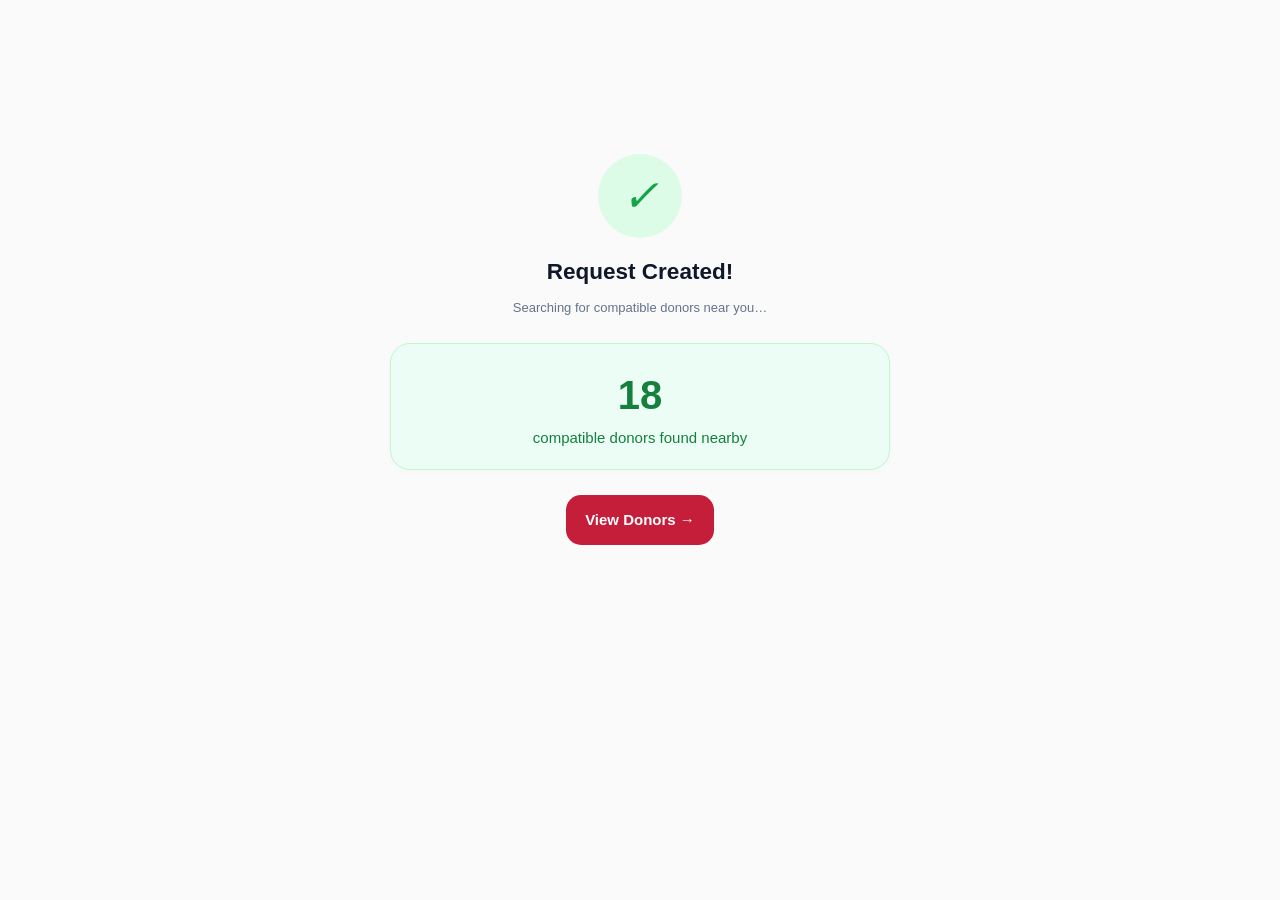
<file: request-created.html>
<!doctype html>
<html lang="en">
  <head>
    <meta charset="utf-8">
    <meta name="viewport" content="width=device-width,initial-scale=1">
    <link rel="stylesheet" href="styles.css">
    <title>
      Request Created — DropABlood
    </title>
  </head>
  <body>
    <main class="page">
      <section class="success">
        <i class="success-icon">
          ✓
        </i>
        <h1>
          Request Created!
        </h1>
        <p class="muted">
          Searching for compatible donors near you…
        </p>
        <div class="card" style="margin:25px 0;background:#ecfdf5;border-color:#bbf7d0">
          <strong style="font-size:40px;color:#15803d">
            18
          </strong>
          <br>
          <span style="color:#15803d">
            compatible donors found nearby
          </span>
        </div>
        <a class="btn btn-primary" href="search.html">
          View Donors →
        </a>
      </section>
    </main>
  </body>
</html>
</file>
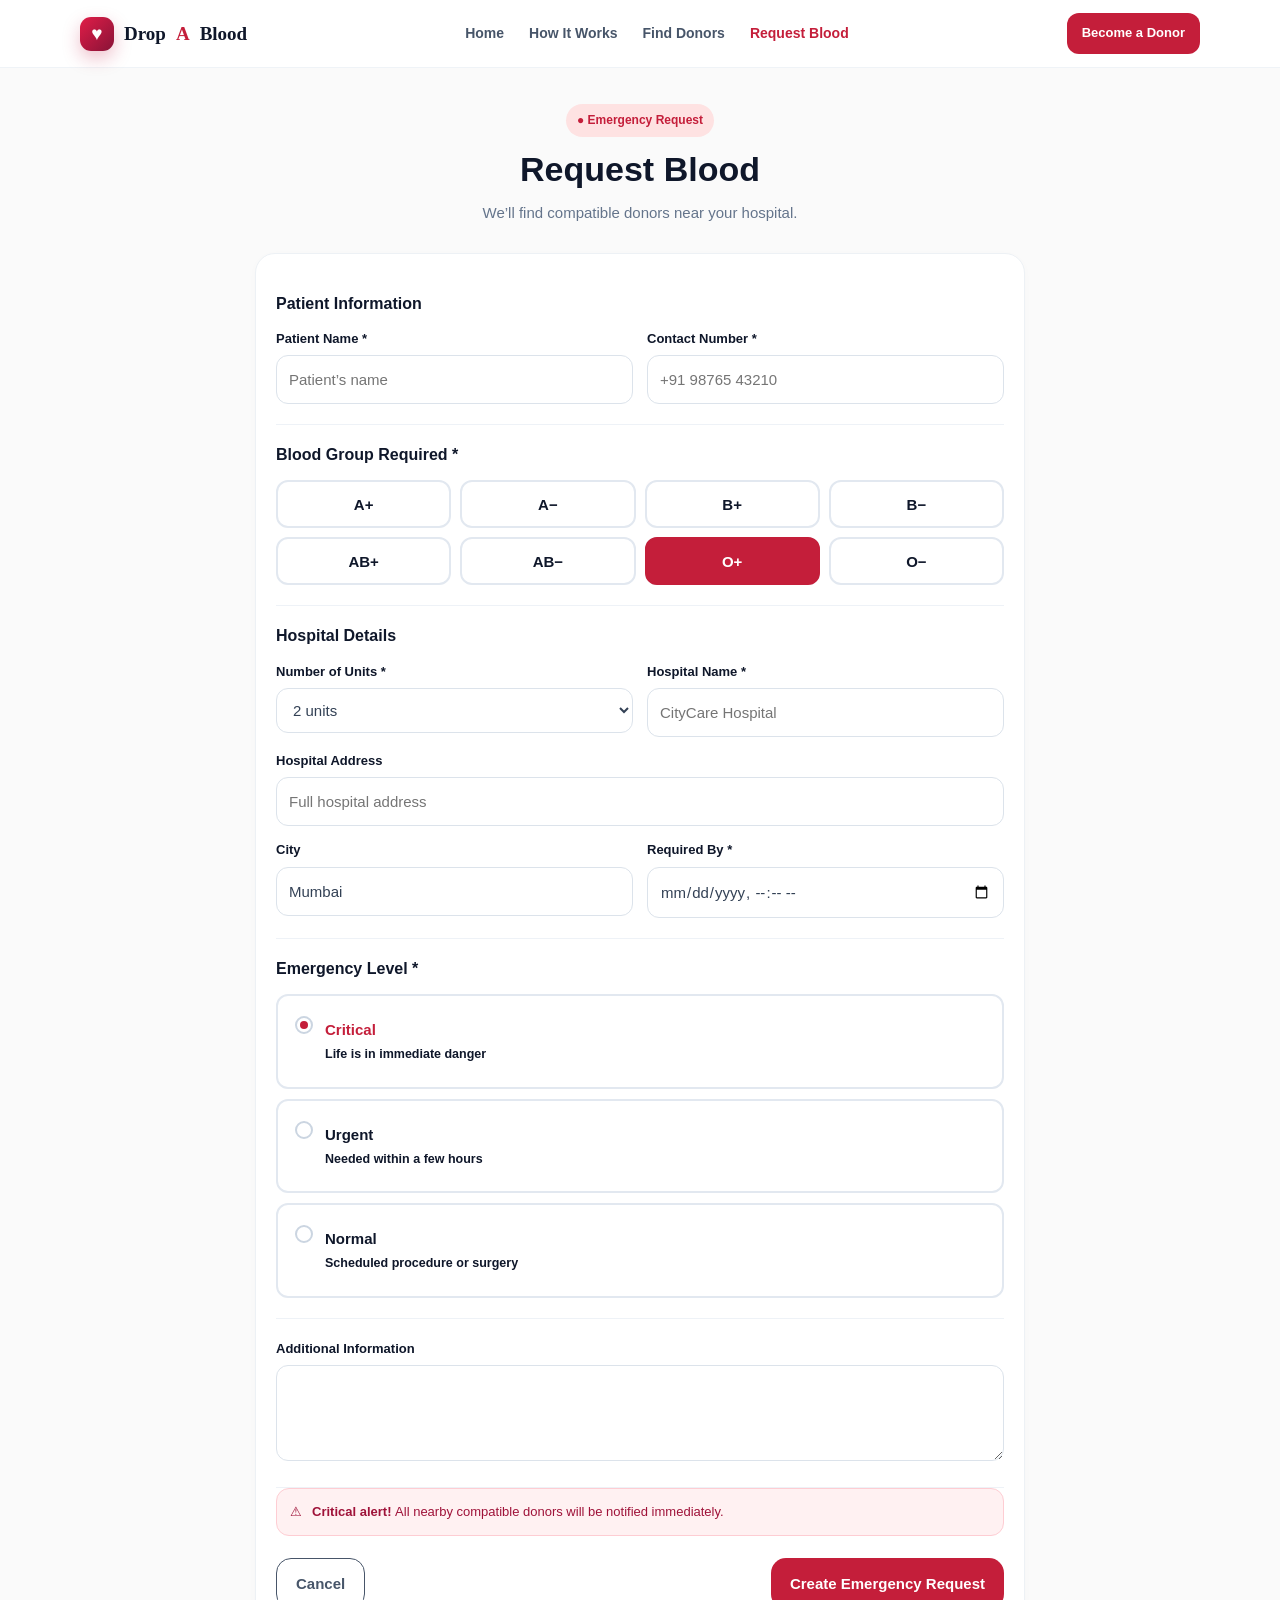
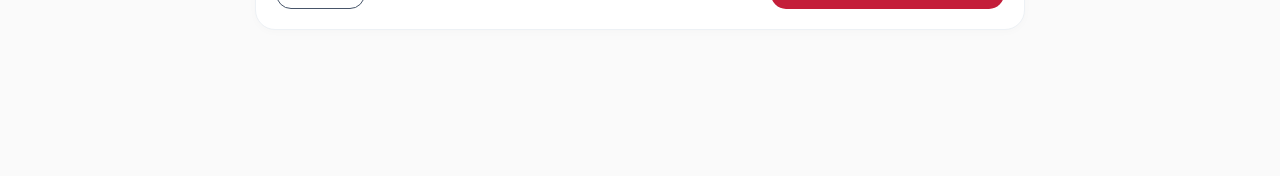
<file: request.html>
<!doctype html>
<html lang="en">
  <head>
    <meta charset="utf-8">
    <meta name="viewport" content="width=device-width,initial-scale=1">
    <link rel="stylesheet" href="styles.css">
    <title>
      Request Blood — DropABlood
    </title>
  </head>
  <body class="bottom-space">
    <header class="topbar">
      <nav class="container nav">
        <a class="logo" href="index.html">
          <b class="logo-mark">
          </b>
          Drop
          <span class="red">
            A
          </span>
          Blood
        </a>
        <div class="nav-links">
          <a href="index.html">
            Home
          </a>
          <a href="about.html">
            How It Works
          </a>
          <a href="search.html">
            Find Donors
          </a>
          <a class="active" href="request.html">
            Request Blood
          </a>
        </div>
        <a class="nav-action" href="register.html">
          Become a Donor
        </a>
      </nav>
    </header>
    <main class="page">
      <div class="container">
        <div class="title">
          <span class="eyebrow">
            ● Emergency Request
          </span>
          <h1>
            Request Blood
          </h1>
          <p>
            We’ll find compatible donors near your hospital.
          </p>
        </div>
        <form class="card form-card" action="request-created.html">
          <div class="form-section">
            <h3>
              Patient Information
            </h3>
            <div class="fields">
              <div class="field">
                <label>
                  Patient Name *
                </label>
                <input required placeholder="Patient’s name">
              </div>
              <div class="field">
                <label>
                  Contact Number *
                </label>
                <input required type="tel" placeholder="+91 98765 43210">
              </div>
            </div>
          </div>
          <div class="form-section">
            <h3>
              Blood Group Required *
            </h3>
            <div class="group-choice">
              <label>
                <input type="radio" name="blood">
                <span>
                  A+
                </span>
              </label>
              <label>
                <input type="radio" name="blood">
                <span>
                  A−
                </span>
              </label>
              <label>
                <input type="radio" name="blood">
                <span>
                  B+
                </span>
              </label>
              <label>
                <input type="radio" name="blood">
                <span>
                  B−
                </span>
              </label>
              <label>
                <input type="radio" name="blood">
                <span>
                  AB+
                </span>
              </label>
              <label>
                <input type="radio" name="blood">
                <span>
                  AB−
                </span>
              </label>
              <label>
                <input checked type="radio" name="blood">
                <span>
                  O+
                </span>
              </label>
              <label>
                <input type="radio" name="blood">
                <span>
                  O−
                </span>
              </label>
            </div>
          </div>
          <div class="form-section">
            <h3>
              Hospital Details
            </h3>
            <div class="fields">
              <div class="field">
                <label>
                  Number of Units *
                </label>
                <select>
                  <option>
                    2 units
                  </option>
                  <option>
                    1 unit
                  </option>
                  <option>
                    3 units
                  </option>
                </select>
              </div>
              <div class="field">
                <label>
                  Hospital Name *
                </label>
                <input required placeholder="CityCare Hospital">
              </div>
              <div class="field full">
                <label>
                  Hospital Address
                </label>
                <input placeholder="Full hospital address">
              </div>
              <div class="field">
                <label>
                  City
                </label>
                <input value="Mumbai">
              </div>
              <div class="field">
                <label>
                  Required By *
                </label>
                <input type="datetime-local" required>
              </div>
            </div>
          </div>
          <div class="form-section">
            <h3>
              Emergency Level *
            </h3>
            <div class="urgency">
              <label>
                <input checked name="urgency" type="radio">
                <b>
                  Critical
                </b>
                <br>
                <small>
                  Life is in immediate danger
                </small>
              </label>
              <label>
                <input name="urgency" type="radio">
                <b>
                  Urgent
                </b>
                <br>
                <small>
                  Needed within a few hours
                </small>
              </label>
              <label>
                <input name="urgency" type="radio">
                <b>
                  Normal
                </b>
                <br>
                <small>
                  Scheduled procedure or surgery
                </small>
              </label>
            </div>
          </div>
          <div class="form-section">
            <div class="field">
              <label>
                Additional Information
              </label>
              <textarea rows="3" placeholder="Any additional details for the donor…">
              </textarea>
            </div>
          </div>
          <aside class="notice">
            ⚠
            <span>
              <b>
                Critical alert!
              </b>
              All nearby compatible donors will be notified immediately.
            </span>
          </aside>
          <div class="form-actions">
            <a class="btn btn-outline" href="index.html">
              Cancel
            </a>
            <button class="btn btn-primary">
              Create Emergency Request
            </button>
          </div>
        </form>
      </div>
    </main>
    <nav class="mobile-nav">
      <a href="index.html">
        <i>
          ⌂
        </i>
        Home
      </a>
      <a href="request.html">
        <i>
          ♥
        </i>
        Request
      </a>
      <a href="search.html">
        <i>
          ⌕
        </i>
        Search
      </a>
      <a href="notifications.html">
        <i>
          ♧
        </i>
        Alerts
      </a>
      <a href="profile.html">
        <i>
          ♙
        </i>
        
        Profile
      </a>
    </nav>
  </body>
</html>
</file>
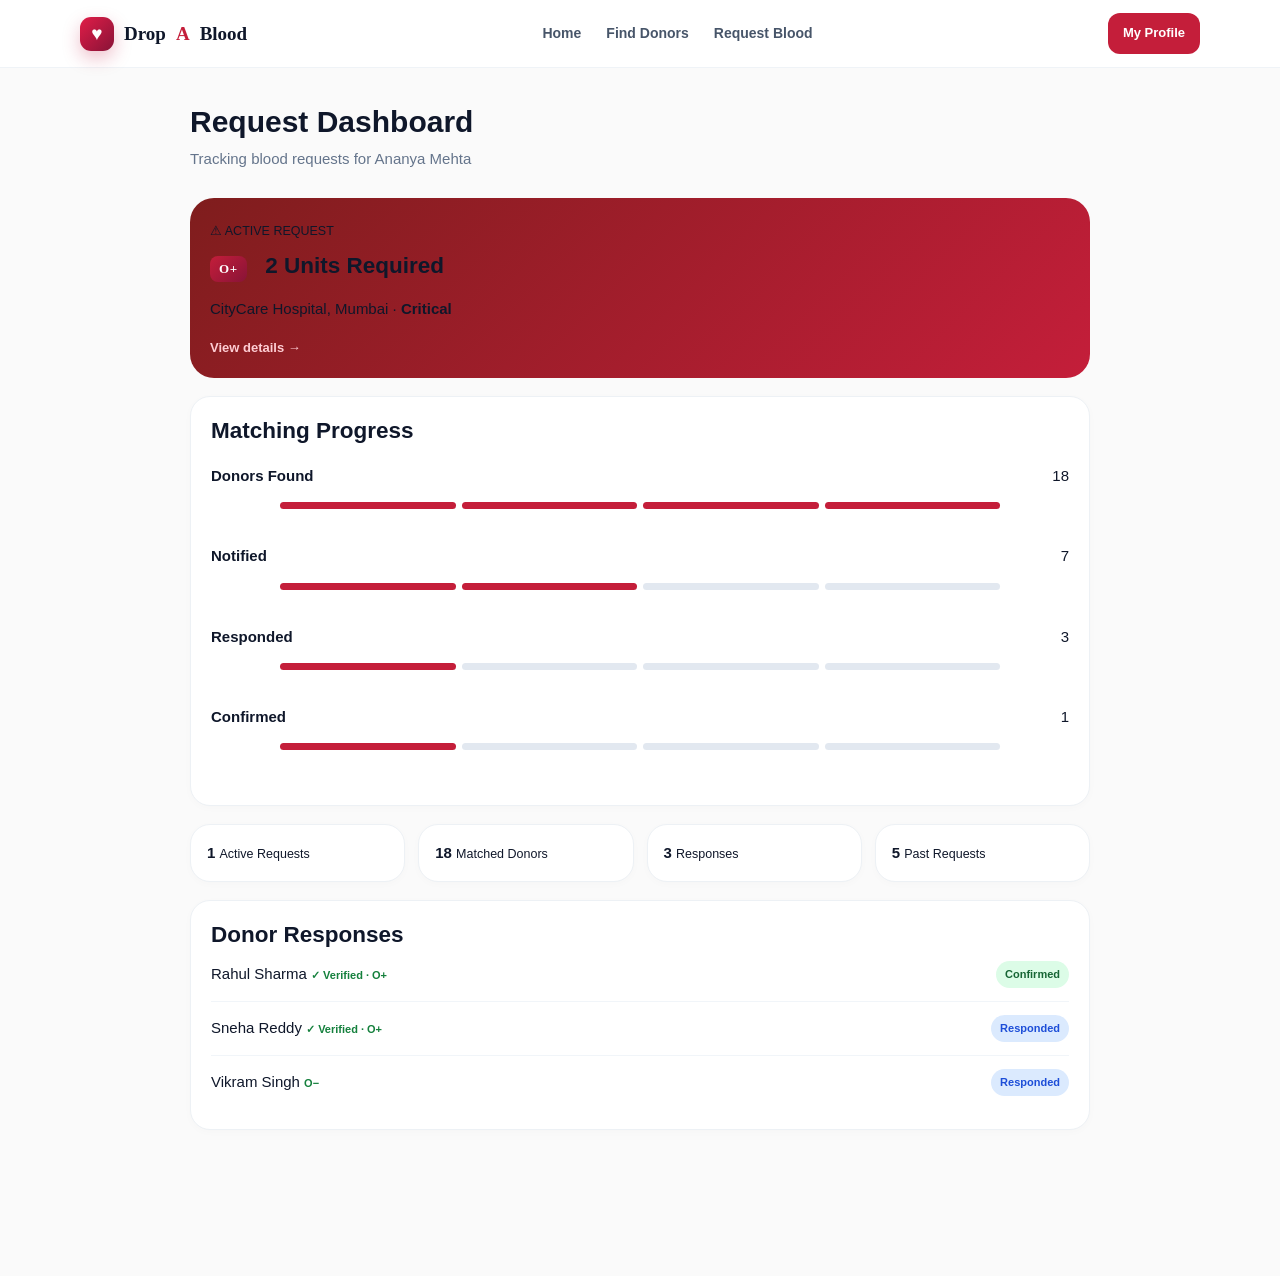
<file: requester-dashboard.html>
<!doctype html>
<html lang="en">
  <head>
    <meta charset="utf-8">
    <meta name="viewport" content="width=device-width,initial-scale=1">
    <link rel="stylesheet" href="styles.css">
    <title>
      Request Dashboard — DropABlood
    </title>
  </head>
  <body class="bottom-space">
    <header class="topbar">
      <nav class="container nav">
        <a class="logo" href="index.html">
          <b class="logo-mark">
          </b>
          Drop
          <span class="red">
            A
          </span>
          Blood
        </a>
        <div class="nav-links">
          <a href="index.html">
            Home
          </a>
          <a href="search.html">
            Find Donors
          </a>
          <a href="request.html">
            Request Blood
          </a>
        </div>
        <a class="nav-action" href="profile.html">
          My Profile
        </a>
      </nav>
    </header>
    <main class="page">
      <div class="container" style="max-width:900px">
        <div class="section-head">
          <div>
            <h1>
              Request Dashboard
            </h1>
            <p>
              Tracking blood requests for Ananya Mehta
            </p>
          </div>
        </div>
        <section class="emergency" style="text-align:left">
          <small>
            ⚠ ACTIVE REQUEST
          </small>
          <h2 style="margin:10px 0">
            <span class="blood">
              O+
            </span>
            &nbsp; 2 Units Required
          </h2>
          <p>
            CityCare Hospital, Mumbai ·
            <b>
              Critical
            </b>
          </p>
          <a href="emergency.html" class="text-link" style="color:#fecdd3">
            View details →
          </a>
        </section>
        <section class="card" style="margin-top:18px">
          <h2>
            Matching Progress
          </h2>
          <div style="margin-top:20px">
            <p>
              <b>
                Donors Found
              </b>
              <span style="float:right">
                18
              </span>
            </p>
            <div class="progress">
              <span class="active">
              </span>
              <span class="active">
              </span>
              <span class="active">
              </span>
              <span class="active">
              </span>
            </div>
            <p>
              <b>
                Notified
              </b>
              <span style="float:right">
                7
              </span>
            </p>
            <div class="progress">
              <span class="active">
              </span>
              <span class="active">
              </span>
              <span>
              </span>
              <span>
              </span>
            </div>
            <p>
              <b>
                Responded
              </b>
              <span style="float:right">
                3
              </span>
            </p>
            <div class="progress">
              <span class="active">
              </span>
              <span>
              </span>
              <span>
              </span>
              <span>
              </span>
            </div>
            <p>
              <b>
                Confirmed
              </b>
              <span style="float:right">
                1
              </span>
            </p>
            <div class="progress">
              <span class="active">
              </span>
              <span>
              </span>
              <span>
              </span>
              <span>
              </span>
            </div>
          </div>
        </section>
        <div class="dash-grid" style="margin:18px 0">
          <div class="card dash-stat">
            <strong>
              1
            </strong>
            <small>
              Active Requests
            </small>
          </div>
          <div class="card dash-stat">
            <strong>
              18
            </strong>
            <small>
              Matched Donors
            </small>
          </div>
          <div class="card dash-stat">
            <strong>
              3
            </strong>
            <small>
              Responses
            </small>
          </div>
          <div class="card dash-stat">
            <strong>
              5
            </strong>
            <small>
              Past Requests
            </small>
          </div>
        </div>
        <section class="card">
          <h2>
            Donor Responses
          </h2>
          <div class="settings-row">
            <span>
              Rahul Sharma
              <small class="verified">
                ✓ Verified · O+
              </small>
            </span>
            <span class="tag ok">
              Confirmed
            </span>
          </div>
          <div class="settings-row">
            <span>
              Sneha Reddy
              <small class="verified">
                ✓ Verified · O+
              </small>
            </span>
            <span class="tag" style="background:#dbeafe;color:#1d4ed8">
              Responded
            </span>
          </div>
          <div class="settings-row">
            <span>
              Vikram Singh
              <small class="verified">
                O−
              </small>
            </span>
            <span class="tag" style="background:#dbeafe;color:#1d4ed8">
              Responded
            </span>
          </div>
        </section>
      </div>
    </main>
    <nav class="mobile-nav">
      <a href="index.html">
        <i>
          ⌂
        </i>
        Home
      </a>
      <a href="request.html">
        <i>
          ♥
        </i>
        Request
      </a>
      <a href="search.html">
        <i>
          ⌕
        </i>
        Search
      </a>
      <a href="notifications.html">
        <i>
          ♧
        </i>
        Alerts
      </a>
      <a href="profile.html">
        <i>
          ♙
        </i>
        Profile
      </a>
    </nav>
  </body>
</html>
</file>
<file: styles.css>
/* Reset and shared design values */
:root {
  --red: #c41e3a;
  --red-dark: #8f172c;
  --ink: #0f172a;
  --muted: #64748b;
  --line: #e2e8f0;
  --paper: #fafafa;
  --green: #15803d;
  --radius: 20px
}
* {
  box-sizing: border-box
}
html {
  scroll-behavior: smooth
}
body {
  margin: 0;
  background: var(--paper);
  color: var(--ink);
  font: 15px/1.55 Inter,Arial,sans-serif
}
h1, h2, h3, h4 {
  font-family: "Plus Jakarta Sans",Arial,sans-serif;
  line-height: 1.2;
  margin: 0
}
 a {/* ALL */
  text-decoration: none;
  color: inherit
}
button, input, select, textarea {
  font: inherit
}
button {
  cursor: pointer
}
.container {/*ALL*/
  width: min(1120px,calc(100% - 32px));
  margin: auto
}
.page {/*ALL*/
  padding: 104px 0 68px;
  min-height: 100vh;
}
.eyebrow {
  display: inline-flex;
  gap: 8px;
  align-items: center;
  border-radius: 99px;
  background: #fee2e2;
  color: var(--red);
  font-size: 12px;
  font-weight: 800;
  padding: 7px 11px
}
.eyebrow.dark {
  background: #70172b99;
  color: #fecdd3;
  border: 1px solid #ef647b55
}
.dot {
  width: 8px;
  height: 8px;
  background: #f43f5e;
  border-radius: 50%;
  animation: pulse 1.6s infinite
}
.logo {/* ALL */
  display: flex;
  align-items: center;
  gap: 10px;
  font: 800 19px "Plus Jakarta Sans"
}
.logo-mark {/* ALL */
  width: 34px;
  height: 34px;
  border-radius: 11px;
  background: linear-gradient(135deg,#e11d48,#881337);
  display: grid;
  place-items: center;
  color: #fff;
  box-shadow: 0 7px 18px #be123c44
}
.logo-mark::before {/* ALL */
  content: "♥"
  /* navbar heart */
}
.red { /* ALL */
  color: var(--red)
}

/* Header and navigation */

.topbar {/*ALL*/
  height: 68px;
  position: fixed;
  inset: 0 0 auto;
  z-index: 20;
  background: #fffffff0;
  backdrop-filter: blur(14px);
  border-bottom: 1px solid #e2e8f088
}
.nav {
  height: 100%;
  display: flex;
  align-items: center;
  justify-content: space-between;
  gap: 25px
}
.nav-links {/*ALL*/
  display: flex;
  align-items: center;
  gap: 25px;
  color: #475569;
  font-size: 14px;
  font-weight: 600
}
.nav-links a:hover, .nav-links .active {/*ALL*/
  color: var(--red)
}
.nav-action {/*ALL*/
  background: var(--red);
  color: #fff;
  border-radius: 12px;
  padding: 10px 15px;
  font-size: 13px;
  font-weight: 800
}
.mobile-nav { /*Angel*/
  display: none;
}
/* Home page hero */
.hero {
  padding: 145px 0 92px;
  color: #fff;
  background: radial-gradient(circle at 85% 15%,#6d1a2d 0,transparent 25%),linear-gradient(135deg,#0f172a,#1e293b 55%,#351c20);
  overflow: hidden;
  position: relative
}
.hero::after {
  content: "";
  position: absolute;
  width: 370px;
  height: 370px;
  border: 35px solid #f43f5e18;
  border-radius: 50%;
  right: -130px;
  bottom: -180px
}
.hero-grid {
  display: grid;
  grid-template-columns: 1.2fr .8fr;
  align-items: center;
  gap: 45px;
  position: relative;
  z-index: 1
}
.hero h1 {
  font-size: clamp(38px,5vw,64px);
  letter-spacing: -2.5px;
  max-width: 720px;
  margin: 17px 0
}
.hero p {
  color: #cbd5e1;
  font-size: 17px;
  max-width: 580px
}
.hero-search {
  margin-top: 27px;
  display: flex;
  gap: 10px;
  max-width: 625px
}
.hero-search input {
  flex: 1;
  min-width: 0;
  border: 1px solid #ffffff33;
  background: #ffffff12;
  border-radius: 15px;
  color: #fff;
  padding: 14px 16px;
  outline: none
}
.hero-search input::placeholder {
  color: #cbd5e1
}
/* Reusable buttons */
.btn {
  border: 0;
  border-radius: 15px;
  padding: 13px 19px;
  display: inline-flex;
  align-items: center;
  justify-content: center;
  gap: 8px;
  font-weight: 800;
  transition: .2s
}
.btn:hover {
  transform: translateY(-2px);
  filter: brightness(1.05)
}
.btn-primary {
  color: #fff;
  background: var(--red)
}
.btn-light {
  color: var(--red-dark);
  background: #fff
}
.btn-outline {
  border: 1px solid currentColor;
  color: #475569;
  background: transparent
}
.btn-ghost {
  border: 1px solid #fff8;
  color: #fff;
  background: #ffffff0d
}
.hero-actions {
  display: flex;
  gap: 12px;
  margin-top: 16px
}
.network {
  height: 300px;
  position: relative
}
.network .core, .network .node {
  display: grid;
  place-items: center;
  border-radius: 50%;
  position: absolute
}
.network .core {
  inset: 88px auto auto 95px;
  width: 112px;
  height: 112px;
  background: linear-gradient(145deg,#e11d48,#9f1239);
  box-shadow: 0 0 0 18px #e11d4814;
  color: #fff;
  font-size: 45px;
  animation: float 3s ease-in-out infinite
}
.network .node {
  width: 62px;
  height: 62px;
  background: #fff;
  color: var(--red);
  box-shadow: 0 12px 35px #0004;
  font-size: 25px;
  animation: float 3s ease-in-out infinite
}
.network .node:nth-child(2) {
  top: 9px;
  left: 25px
}
.network .node:nth-child(3) {
  right: 20px;
  top: 48px;
  animation-delay: .7s
}
.network .node:nth-child(4) {
  bottom: 0;
  left: 42px;
  animation-delay: 1.2s
}
.network .line {
  position: absolute;
  height: 1px;
  background: linear-gradient(90deg,#fb7185aa,#fff2);
  transform-origin: left
}
.network .line:nth-child(5) {
  width: 112px;
  left: 67px;
  top: 82px;
  transform: rotate(41deg)
}
.network .line:nth-child(6) {
  width: 106px;
  left: 193px;
  top: 130px;
  transform: rotate(-17deg)
}
.network .line:nth-child(7) {
  width: 102px;
  left: 128px;
  top: 205px;
  transform: rotate(120deg)
}
/* Content sections, cards, and data displays */
.stats {
  padding: 30px 0;
  background: #fff;
  border-bottom: 1px solid #f1f5f9
}
.stat-grid {
  display: grid;
  grid-template-columns: repeat(4,1fr);
  gap: 20px
}
.stat {
  text-align: center
}
.stat-icon {
  margin: auto auto 8px;
  width: 40px;
  height: 40px;
  display: grid;
  place-items: center;
  border-radius: 13px;
  background: #fff1f2;
  color: var(--red)
}
.stat strong {
  display: block;
  font: 800 24px "Plus Jakarta Sans"
}
.stat small {
  color: var(--muted)
}
section.block { /*Angel*/
  padding: 70px 0
}
.offwhite {
  background: #f8fafc
}
.section-head {/*ALL*/
  display: flex;
  justify-content: space-between;
  align-items: end;
  margin-bottom: 28px
}
.section-head h2 {/*ALL*/
  font-size: 28px
}
.section-head p {/*ALL*/
  margin: 7px 0 0;
  color: var(--muted)
}
.text-link {/*ALL*/
  color: var(--red);
  font-weight: 800;
  font-size: 13px
}
.card {/*ALL*/
  background: #fff;
  border: 1px solid #edf1f5;
  border-radius: var(--radius);
  padding: 20px;
  box-shadow: 0 2px 8px #0f172a05
}
.card:hover {/*ALL*/
  box-shadow: 0 14px 35px #c41e3a12;
  transform: translateY(-2px)
}
.request-grid, .donor-grid, .three-grid {
  display: grid;
  grid-template-columns: repeat(3,1fr);
  gap: 16px
}
.request-card.critical {/*Angel*/
  background: #fff7f7;
  border-color: #fecaca
}
.request-top {
  display: flex;
  justify-content: space-between;
  gap: 12px
}
.blood {/*ALL*/
  font: 800 13px "Plus Jakarta Sans";
  letter-spacing: .04em;
  color: #fff;
  background: linear-gradient(135deg,#c41e3a,#881337);
  border-radius: 8px;
  padding: 5px 9px;
  display: inline-block
}
.tag {/*Dhruv*/
  font-weight: 800;
  font-size: 11px;
  border-radius: 99px;
  padding: 5px 9px;
  display: inline-block
}
.tag.critical {
  background: #dc2626;
  color: #fff
}
.tag.urgent {
  background: #f59e0b;
  color: #fff
}
.tag.ok {/*Dhruv*/
  background: #dcfce7;
  color: #166534
}
.request-card h3 {
  font-size: 14px;
  margin: 9px 0 3px
}
.muted {/*Angel*/
  color: var(--muted);
  font-size: 13px
}
.metadata {/*Angel*/
  display: flex;
  flex-wrap: wrap;
  gap: 12px;
  color: #64748b;
  font-size: 12px;
  margin: 15px 0
}
.request-card .btn {
  width: 100%;
  padding: 10px;
  font-size: 13px
}
.steps {
  display: grid;
  grid-template-columns: repeat(4,1fr);
  gap: 24px
}
.step-num {
  width: 60px;
  height: 60px;
  display: grid;
  place-items: center;
  border-radius: 18px;
  background: linear-gradient(135deg,#c41e3a,#881337);
  color: #fff;
  font: 800 17px "Plus Jakarta Sans";
  margin-bottom: 16px
}
.step h3 {
  font-size: 16px;
  margin-bottom: 8px
}
.step p {
  font-size: 13px;
  color: var(--muted);
  margin: 0
}
.feature {
  display: flex;
  gap: 14px
}
.feature-icon { /*Angel*/
  width: 42px;
  height: 42px;
  flex: 0 0 42px;
  display: grid;
  place-items: center;
  border-radius: 14px;
  background: #fff1f2;
  color: var(--red);
  font-size: 20px
}
.feature h3 {
  font-size: 15px;
  margin-bottom: 5px
}
.feature p {
  margin: 0;
  color: var(--muted);
  font-size: 13px
}
.avatar {/*Angel*/
  width: 44px;
  height: 44px;
  object-fit: cover;
  border-radius: 50%;
  background: #e2e8f0
}
.person {
  display: flex;
  gap: 11px;
  align-items: center
}
.person small {
  display: block;
  color: var(--muted);
  font-size: 11px
}
.cta {
  background: linear-gradient(135deg,#b91c3b,#7f1d1d);
  color: #fff;
  text-align: center;
  padding: 70px 0
}
.cta h2 {
  font-size: 32px
}
.cta p {
  color: #fecdd3
}
/* Footer */
.footer {
  background: #0f172a;
  color: #fff;
  padding: 55px 0 25px
}
.footer-grid {
  display: grid;
  grid-template-columns: 1.6fr repeat(3,1fr);
  gap: 35px
}
.footer p, .footer a {
  font-size: 13px;
  color: #94a3b8
}
.footer h4 {
  font-size: 13px;
  margin-bottom: 12px
}
.footer ul {
  list-style: none;
  padding: 0;
  margin: 0
}
.footer li {
  margin: 7px 0
}
.footer-bottom {
  border-top: 1px solid #1e293b;
  margin-top: 32px;
  padding-top: 18px;
  color: #94a3b8;
  font-size: 12px
}
/* Forms, filters, and profile pages */
.title {
  text-align: center;
  margin-bottom: 28px
}
.title h1 {
  font-size: 34px;
  margin: 12px 0
}
.title p {
  color: var(--muted);
  margin: 0
}
.form-card {
  max-width: 770px;
  margin: auto
}
.form-section {
  padding: 20px 0;
  border-bottom: 1px solid #eef2f7
}
.form-section:last-child {
  border: 0
}
.form-section h3 {
  font-size: 16px;
  margin: 0 0 16px
}
.fields {
  display: grid;
  grid-template-columns: repeat(2,1fr);
  gap: 14px
}
.field.full {
  grid-column: 1/-1
}
.field label {
  display: block;
  font-size: 13px;
  font-weight: 700;
  margin-bottom: 6px
}
.field input, .field textarea, .field select {
  width: 100%;
  border: 1px solid #dce3eb;
  border-radius: 12px;
  padding: 12px;
  color: #334155;
  background: #fff;
  outline-color: #fda4af
}
.group-choice {
  display: grid;
  grid-template-columns: repeat(4,1fr);
  gap: 9px
}
.group-choice label, .urgency label {
  position: relative;
  text-align: center;
  border: 2px solid #e2e8f0;
  border-radius: 12px;
  padding: 22px;
  font-weight: 800;
  cursor: pointer
}
.group-choice input, .urgency input, .switch input {/*Angel*/
  position: absolute;
  opacity: 0
}
.group-choice input:checked+span {
  color: #fff;
  background: var(--red);
  border-color: var(--red)
}
.group-choice span {
  position: absolute;
  inset: -2px;
  border: 2px solid transparent;
  border-radius: 12px;
  padding: 11px
}
.urgency {
  display: grid;
  gap: 10px
}
.urgency label {
  text-align: left;
  padding-left: 47px
}
.urgency label::before {
  content: "";
  width: 14px;
  height: 14px;
  border: 2px solid #cbd5e1;
  border-radius: 50%;
  position: absolute;
  left: 17px;
  top: 20px
}
.urgency input:checked~b {
  color: var(--red)
}
.urgency input:checked~b::before {
  content: "";
  position: absolute;
  width: 8px;
  height: 8px;
  left: 22px;
  top: 25px;
  background: var(--red);
  border-radius: 50%
}
.form-actions {/*Angel*/
  display: flex;
  justify-content: space-between;
  gap: 12px;
  padding-top: 22px
}
.notice {/*Angel*/
  display: flex;
  gap: 10px;
  background: #fff1f2;
  color: #9f1239;
  border: 1px solid #fecdd3;
  padding: 13px;
  border-radius: 13px;
  font-size: 13px
}
.progress {/*Dhruv*/
  display: flex;
  align-items: center;
  gap: 6px;
  max-width: 720px;
  margin: 0 auto 35px
}
.progress span {/*Dhruv*/
  height: 7px;
  flex: 1;
  border-radius: 99px;
  background: #e2e8f0
}
.progress span.active {/*Dhruv*/
  background: var(--red)
}
.filter-row {
  display: flex;
  gap: 10px;
  align-items: center;
  margin-bottom: 14px
}
.searchbox {
  background: #fff;
  border: 1px solid var(--line);
  padding: 13px 15px;
  border-radius: 15px;
  flex: 1
}
.chips {
  display: flex;
  gap: 8px;
  overflow: auto;
  padding-bottom: 7px;
  margin-bottom: 18px
}
.chip {
  white-space: nowrap;
  border: 1px solid var(--line);
  padding: 7px 12px;
  border-radius: 99px;
  background: #fff;
  font-size: 13px;
  font-weight: 700
}
.chip.active { /*Angel*/
  background: var(--red);
  border-color: var(--red);
  color: #fff
}
.donor-card {/*Angel*/
  display: grid;
  gap: 15px
}
.donor-head {/*Angel*/
  display: flex;
  gap: 12px
}
.donor-head .avatar {/*Angel*/
  width: 54px;
  height: 54px
}
.donor-name {
  display: flex;
  justify-content: space-between;
  gap: 8px;
  align-items: start;
  flex: 1
}
.verified {/*ALL*/
  font-size: 11px;
  color: var(--green);
  font-weight: 800
}
.status {/*Angel*/
  font-size: 11px;
  background: #dcfce7;
  color: #166534;
  border-radius: 99px;
  padding: 5px 8px;
  font-weight: 800
}
.split {
  display: grid;
  grid-template-columns: 1.45fr .8fr;
  gap: 20px
}
.map {
  position: relative;
  min-height: 360px;
  border-radius: var(--radius);
  overflow: hidden;
  background: linear-gradient(135deg,#dbeafe,#f8fafc 45%,#d1fae5)
}
.map::before {
  content: "";
  position: absolute;
  inset: 0;
  background: repeating-linear-gradient(25deg,transparent 0 50px,#fff9 52px 55px),repeating-linear-gradient(115deg,transparent 0 70px,#fff8 72px 74px)
}
.marker {
  position: absolute;
  width: 34px;
  height: 34px;
  border-radius: 50% 50% 50% 0;
  background: var(--red);
  color: #fff;
  display: grid;
  place-items: center;
  transform: rotate(-45deg);
  box-shadow: 0 5px 16px #88133766;
  animation: bob 2s infinite
}
.marker span {
  transform: rotate(45deg)
}
.marker.one {
  left: 28%;
  top: 28%
}
.marker.two {
  right: 22%;
  top: 40%;
  animation-delay: .5s
}
.marker.three {
  left: 47%;
  bottom: 20%;
  animation-delay: 1s
}
/* Emergency and dashboard pages */
.dark-page {
  background: #0f172a;
  color: #fff
}
.dark-page .page {
  background: radial-gradient(circle at 50% 0,#3d2028,#0f172a 50%)
}
.emergency {/*Dhruv*/
  background: linear-gradient(135deg,#7f1d1d,#c41e3a);
  border-radius: 24px;
  padding: 20px;
  text-align: center
}
.dark-card {
  background: #1e293b;
  border: 1px solid #334155;
  border-radius: var(--radius);
  padding: 22px
}
.detail-grid {
  display: grid;
  grid-template-columns: repeat(2,1fr);
  gap: 17px
}
.detail-grid small {
  color: #94a3b8;
  display: block;
  margin-bottom: 4px
}
.countdown {
  font: 800 clamp(34px,6vw,52px) "Plus Jakarta Sans";
  letter-spacing: 3px;
  color: #fda4af
}
.modal {
  display: none
}
.modal:target {
  display: grid;
  position: fixed;
  inset: 0;
  z-index: 30;
  place-items: center;
  background: #000b;
  padding: 16px
}
.modal .card {/*Angel*/
  max-width: 390px;
  text-align: center;
}
.dash-grid {/*ALL*/
  display: grid;
  grid-template-columns: repeat(4,1fr);
  gap: 13px
}
.dash-stat {
  padding: 16px
}
.quick {/*Angel*/
  display: grid;
  grid-template-columns: repeat(4,1fr);
  gap: 12px
}
.quick a { /*Angel*/
  text-align: center;
  font-size: 12px;
  font-weight: 700
}
.quick i {
  display: grid;
  place-items: center;
  background: #fff1f2;
  color: var(--red);
  border-radius: 13px;
  width: 42px;
  height: 42px;
  margin: auto auto 7px;
  font-style: normal
}
.switch { /*Angel*/
  width: 52px;
  height: 27px;
  background: #22c55e;
  border-radius: 99px;
  display: block;
  position: relative
}
.switch::after { /*Angel*/
  content: "";
  width: 21px;
  height: 21px;
  background: #fff;
  border-radius: 50%;
  position: absolute;
  right: 3px;
  top: 3px;
  box-shadow: 0 1px 4px #0003
}
.settings-row {/*Dhruv*/
  display: flex;
  justify-content: space-between;
  align-items: center;
  padding: 13px 0;
  border-bottom: 1px solid #f1f5f9
}
.settings-row:last-child {/*Dhruv*/
  border: 0
}
.timeline {/*Angel*/
  border-left: 2px solid #fecdd3;
  padding-left: 22px
}
.timeline div { /*Angel*/
  position: relative;
  padding-bottom: 20px;
  font-size: 13px
}
.timeline div::before { /*Angel*/
  content: "";
  position: absolute;
  width: 10px;
  height: 10px;
  background: var(--red);
  border-radius: 50%;
  left: -28px;
  top: 4px
}
.connection { /*Angel*/
  display: flex;
  align-items: center;
  justify-content: center;
  gap: 10px;
  flex-wrap: wrap
}
.connection div { /*Angel*/
  width: 104px;
  height: 104px;
  display: grid;
  place-items: center;
  text-align: center;
  border: 2px solid #fecaca;
  border-radius: 22px;
  background: #fff7f7;
  font-size: 13px;
  font-weight: 800
}
.arrow {
  color: #f43f5e;
  font-size: 25px
}
.success {
  text-align: center;
  max-width: 500px;
  margin: 50px auto
}
.success-icon {
  width: 84px;
  height: 84px;
  border-radius: 50%;
  background: #dcfce7;
  color: #16a34a;
  display: grid;
  place-items: center;
  margin: 0 auto 20px;
  font-size: 44px;
  animation: pop .5s ease-out
}
/* The mobile navigation needs room at the bottom of each page. */
 .bottom-space {/* ALL */
  padding-bottom: 78px;
}
/* Small, decorative animations */
@keyframes pulse {
  50% {
    transform: scale(1.35);
    opacity: .5
  }
}
@keyframes float {
  50% {
    transform: translateY(-10px)
  }
}
@keyframes bob {
  50% {
    margin-top: -10px
  }
}
@keyframes pop {
  0% {
    transform: scale(0)
  }
  80% {
    transform: scale(1.1)
  }
  100% {
    transform: scale(1)
  }
}
/* Responsive layout */
@media(max-width:800px) {
  .nav-links {
    display: none
  }
  .mobile-nav {/*Angel*/
    display: flex;
    position: fixed;
    z-index: 20;
    bottom: 0;
    inset-inline: 0;
    background: #fffe;
    border-top: 1px solid var(--line);
    height: 62px;
    justify-content: space-around;
    align-items: center;
    font-size: 10px;
    font-weight: 700;
    color: #64748b;
    backdrop-filter: blur(12px)
  }
  .mobile-nav a {
    text-align: center;
  }
  .mobile-nav i {
    display: block;
    font-style: normal;
    font-size: 18px;
  }
  .nav .nav-action {
    padding: 9px 12px
  }
  .hero { /*Angel*/    padding-top: 116px
  }
  .hero-grid, .split {
    grid-template-columns: 1fr
  }
  .network {
    display: none
  }
  .request-grid, .donor-grid, .three-grid {
    grid-template-columns: repeat(2,1fr)
  }
  .steps {
    grid-template-columns: repeat(2,1fr)
  }
  .footer-grid {
    grid-template-columns: repeat(2,1fr)
  }
  .stat-grid {
    gap: 14px
  }
  .dash-grid, .quick {/*Angel*/
    grid-template-columns: repeat(2,1fr);
  }
  .bottom-space {
    padding-bottom: 88px;
  }
}
@media(max-width:520px) {
  .page {
    padding-top: 92px
  }
  .hero h1 {
    font-size: 40px
  }
  .hero-search, .hero-actions {
    flex-direction: column
  }
  .request-grid, .donor-grid, .three-grid, .fields {
    grid-template-columns: 1fr
  }
  .group-choice {
    grid-template-columns: repeat(4,1fr)
  }
  .stat-grid {
    grid-template-columns: repeat(2,1fr)
  }
  .steps {
    grid-template-columns: 1fr
  }
  .section-head {/*Angel*/
    align-items: start;
    gap: 12px
  }
  .section-head h2 {/*Angel*/
    font-size: 23px
  }
  .footer-grid {
    grid-template-columns: 1fr 1fr
  }
  .detail-grid {
    grid-template-columns: 1fr
  }
  .filter-row {
    flex-wrap: wrap
  }
  .filter-row .searchbox {
    flex-basis: 100%
  }
  .title h1 {
    font-size: 28px
  }
  .cta h2 {/*Angel*/
    font-size: 27px
  }
}
</file>
